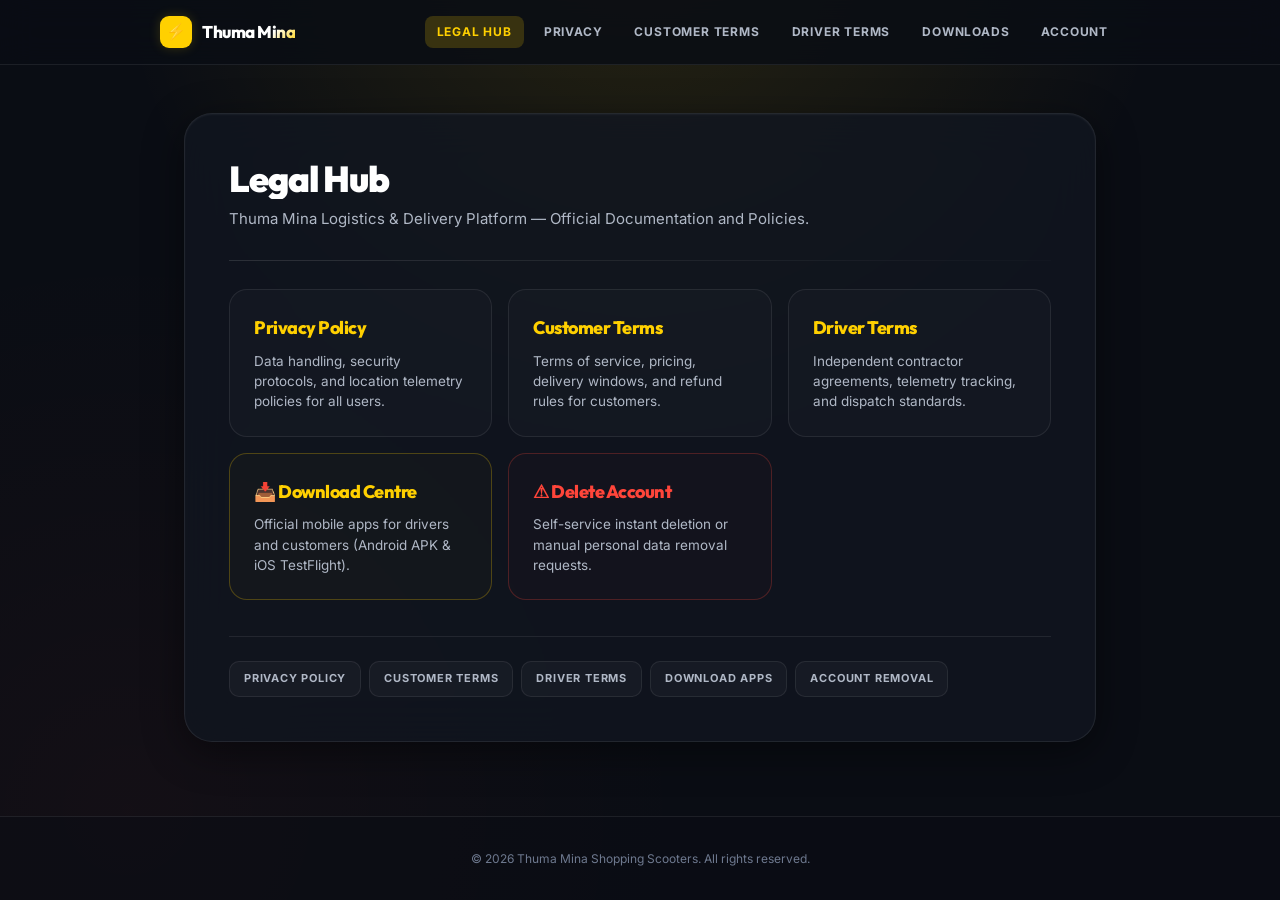
<file: legal/index.html>
<!DOCTYPE html>
<html lang="en">
<head>
    <meta charset="UTF-8">
    <meta name="viewport" content="width=device-width, initial-scale=1.0">
    <title>Legal Hub | Thuma Mina</title>
    <link rel="stylesheet" href="../assets/styles.css">
    <link rel="preconnect" href="https://fonts.googleapis.com">
    <link rel="preconnect" href="https://fonts.gstatic.com" crossorigin>
    <link href="https://fonts.googleapis.com/css2?family=Outfit:wght@400;600;700;800;900&family=Inter:wght@400;500;600;700;800&display=swap" rel="stylesheet">
</head>
<body>
    <header class="site-header">
        <div class="header-inner">
            <a href="index.html" class="brand-link">
                <span class="brand-icon">&#9889;</span>
                <span class="brand-title">Thuma Mina</span>
            </a>
            <nav class="header-nav">
                <a href="index.html" class="active">Legal Hub</a>
                <a href="privacy.html">Privacy</a>
                <a href="customer-terms.html">Customer Terms</a>
                <a href="driver-terms.html">Driver Terms</a>
                <a href="downloads/applications.html">Downloads</a>
                <a href="delete-account.html">Account</a>
            </nav>
        </div>
    </header>

    <div class="container">
        <div class="policy-card">
            <h1>Legal Hub</h1>
            <p style="color: var(--text-secondary); margin-top: 8px;">
                Thuma Mina Logistics & Delivery Platform &mdash; Official Documentation and Policies.
            </p>
            
            <div class="divider"></div>

            <div class="home-grid">
                <a href="privacy.html" class="home-card">
                    <h2>Privacy Policy</h2>
                    <p>Data handling, security protocols, and location telemetry policies for all users.</p>
                </a>
                <a href="customer-terms.html" class="home-card">
                    <h2>Customer Terms</h2>
                    <p>Terms of service, pricing, delivery windows, and refund rules for customers.</p>
                </a>
                <a href="driver-terms.html" class="home-card">
                    <h2>Driver Terms</h2>
                    <p>Independent contractor agreements, telemetry tracking, and dispatch standards.</p>
                </a>
                <a href="downloads/applications.html" class="home-card" style="border-color: rgba(255, 208, 0, 0.25); background: rgba(255, 208, 0, 0.02);">
                    <h2 style="color: var(--primary-yellow);">&#128229; Download Centre</h2>
                    <p>Official mobile apps for drivers and customers (Android APK &amp; iOS TestFlight).</p>
                </a>
                <a href="delete-account.html" class="home-card" style="border-color: rgba(255, 69, 58, 0.25); background: rgba(255, 69, 58, 0.02);">
                    <h2 style="color: var(--alert-red);">&#9888; Delete Account</h2>
                    <p>Self-service instant deletion or manual personal data removal requests.</p>
                </a>
            </div>

            <div class="nav-links">
                <a href="privacy.html">Privacy Policy</a>
                <a href="customer-terms.html">Customer Terms</a>
                <a href="driver-terms.html">Driver Terms</a>
                <a href="downloads/applications.html">Download Apps</a>
                <a href="delete-account.html">Account Removal</a>
            </div>
        </div>
    </div>

    <footer>
        &copy; 2026 Thuma Mina Shopping Scooters. All rights reserved.
    </footer>
</body>
</html>
</file>
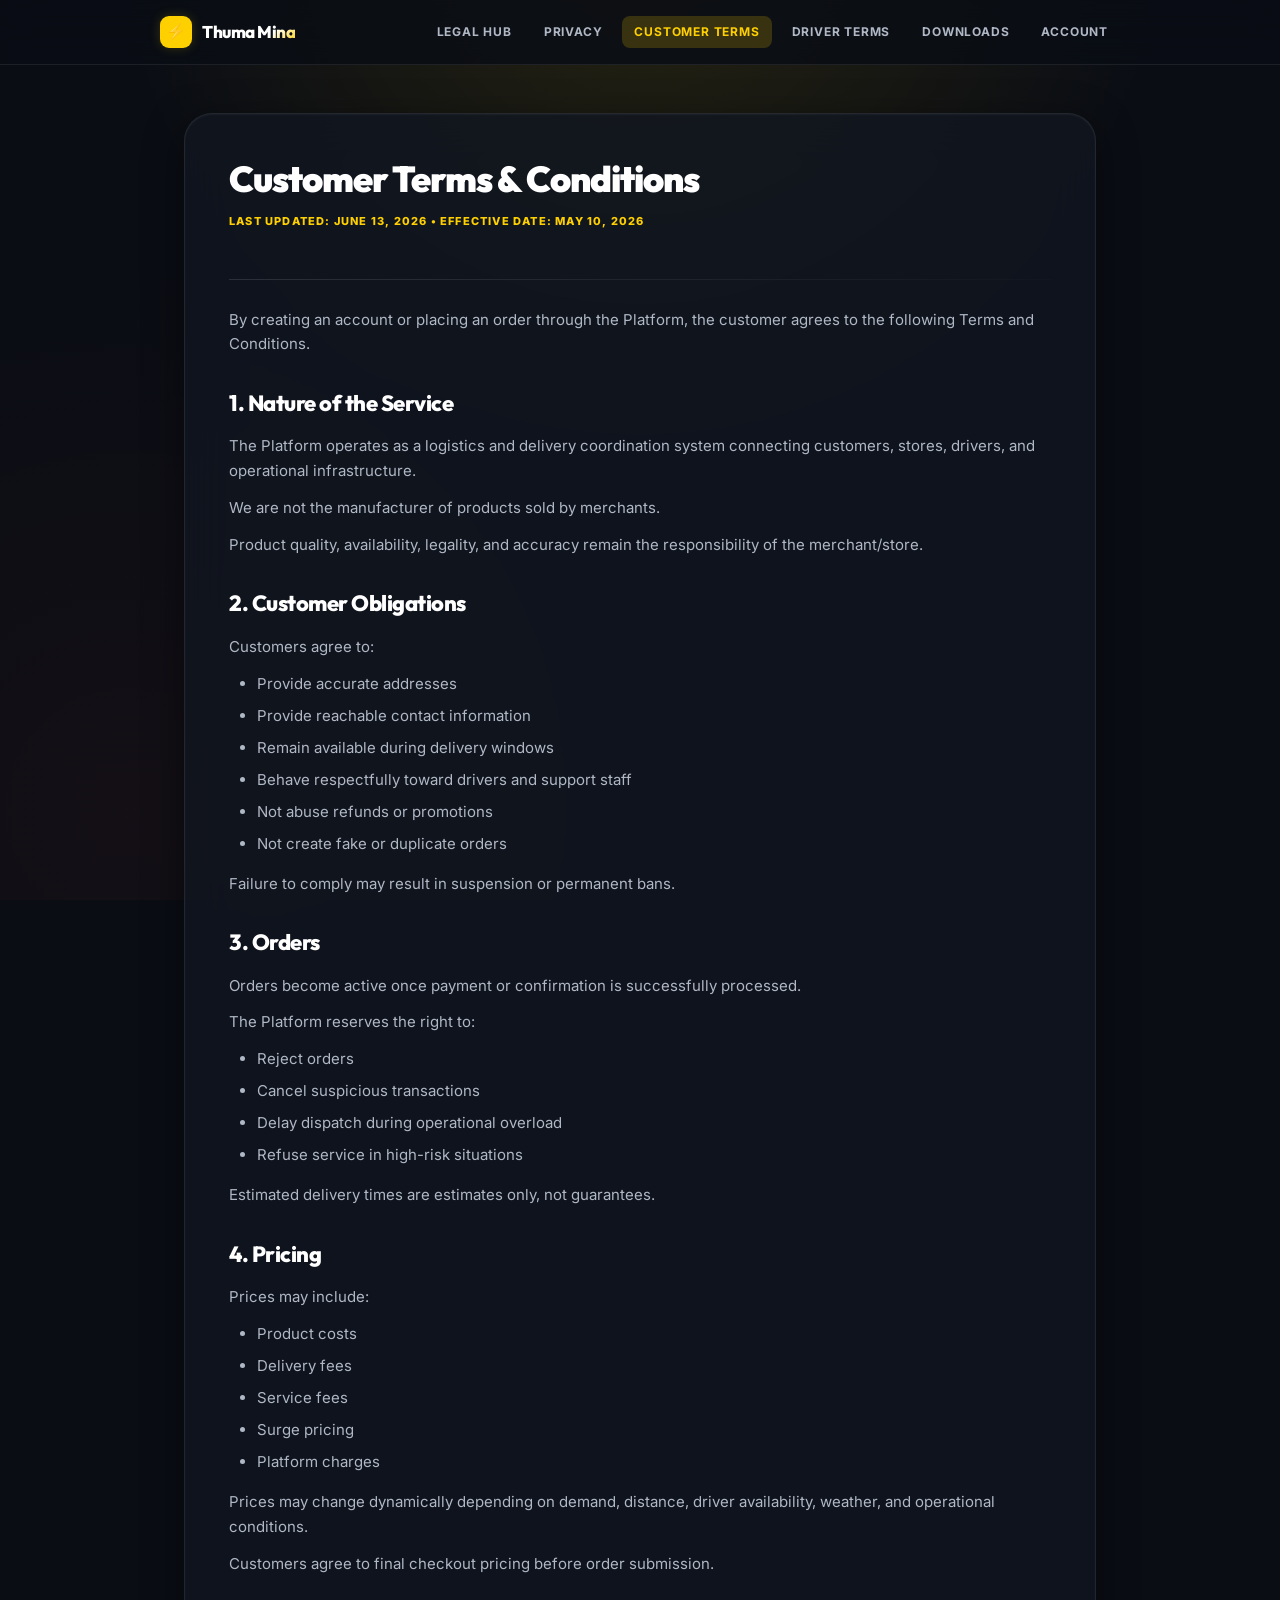
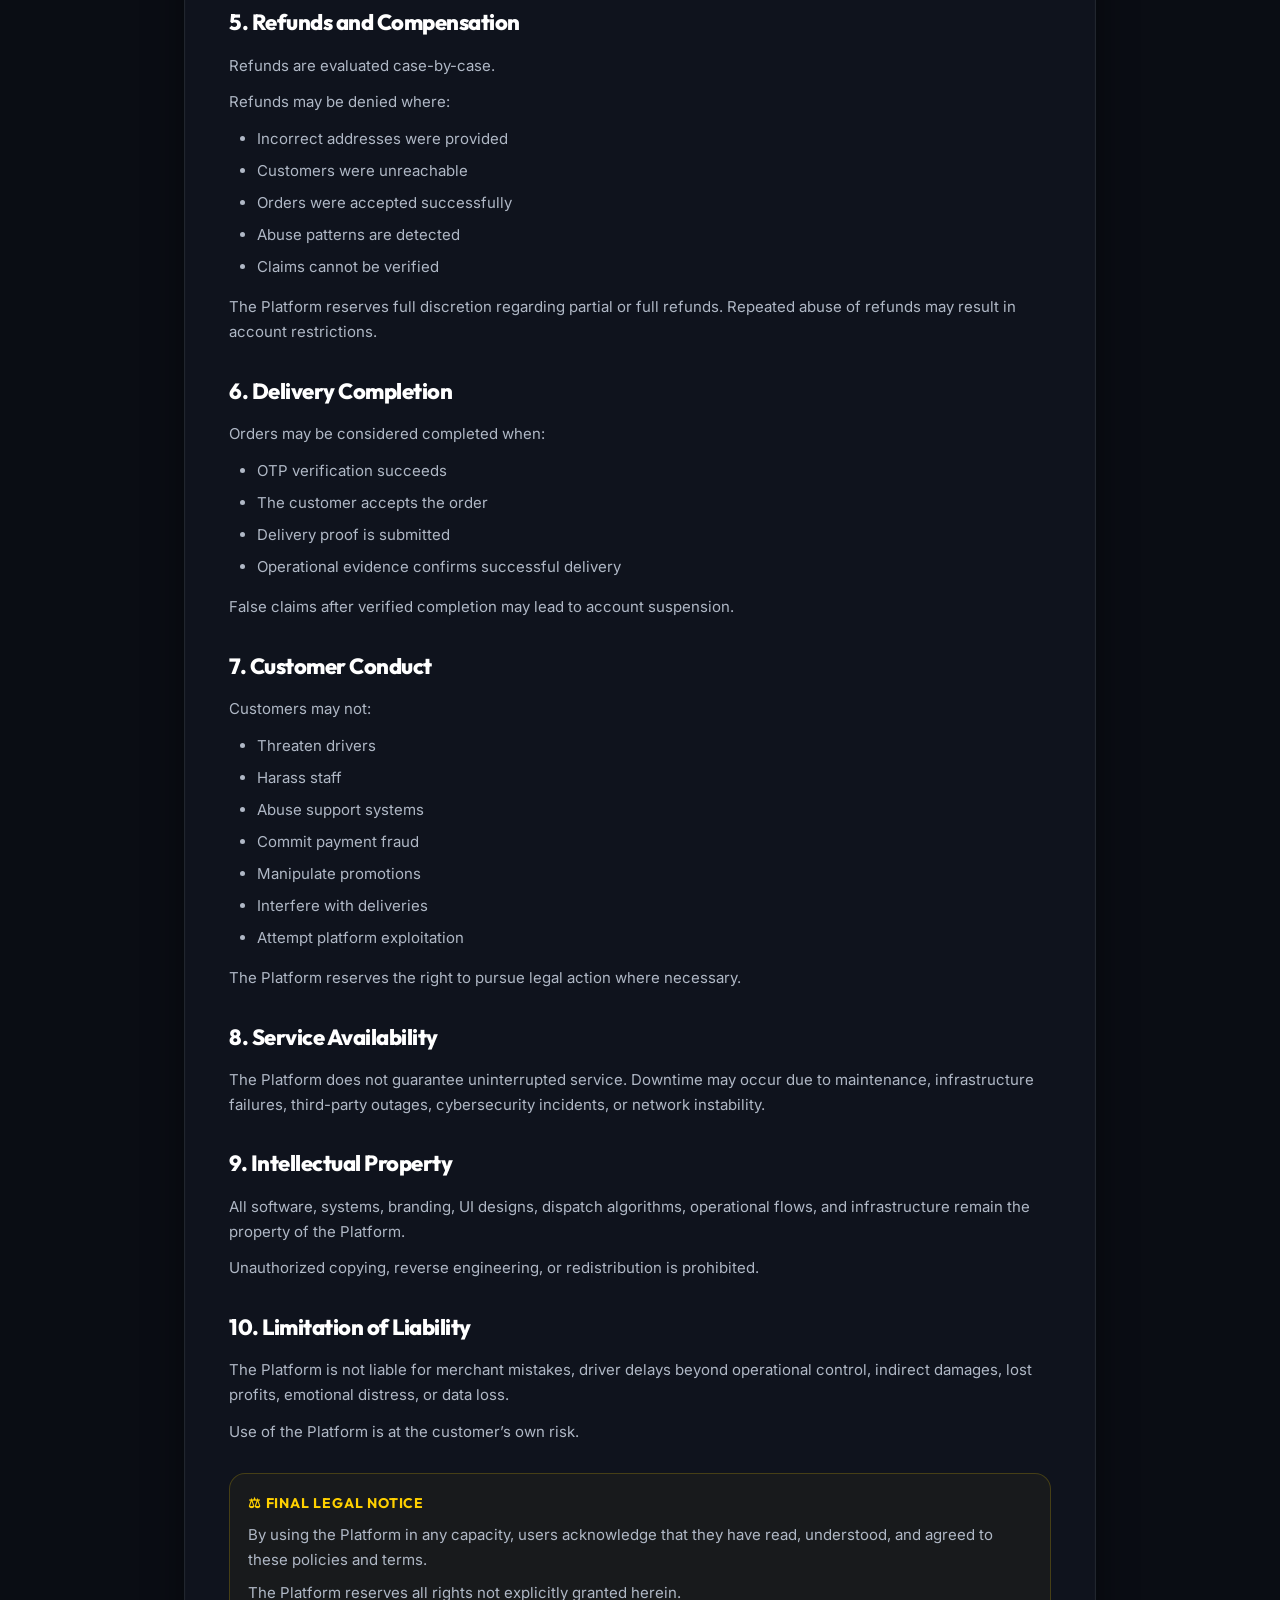
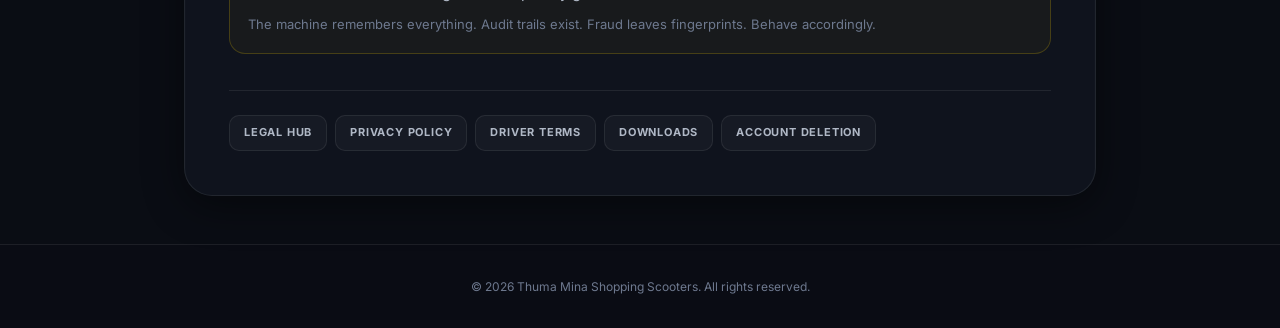
<file: legal/customer-terms.html>
<!DOCTYPE html>
<html lang="en">
<head>
    <meta charset="UTF-8">
    <meta name="viewport" content="width=device-width, initial-scale=1.0">
    <title>Customer Terms | Thuma Mina</title>
    <link rel="stylesheet" href="../assets/styles.css">
    <link rel="preconnect" href="https://fonts.googleapis.com">
    <link rel="preconnect" href="https://fonts.gstatic.com" crossorigin>
    <link href="https://fonts.googleapis.com/css2?family=Outfit:wght@400;600;700;800;900&family=Inter:wght@400;500;600;700;800&display=swap" rel="stylesheet">
</head>
<body>
    <header class="site-header">
        <div class="header-inner">
            <a href="index.html" class="brand-link">
                <span class="brand-icon">&#9889;</span>
                <span class="brand-title">Thuma Mina</span>
            </a>
            <nav class="header-nav">
                <a href="index.html">Legal Hub</a>
                <a href="privacy.html">Privacy</a>
                <a href="customer-terms.html" class="active">Customer Terms</a>
                <a href="driver-terms.html">Driver Terms</a>
                <a href="downloads/applications.html">Downloads</a>
                <a href="delete-account.html">Account</a>
            </nav>
        </div>
    </header>

    <div class="container">
        <div class="policy-card">
            <h1>Customer Terms &amp; Conditions</h1>
            <p class="last-updated">Last Updated: June 13, 2026 &bull; Effective Date: May 10, 2026</p>
            
            <div class="divider"></div>

            <div class="content" id="policy-content">
                <p>
                    By creating an account or placing an order through the Platform, the customer agrees to the following Terms and Conditions.
                </p>

                <h2>1. Nature of the Service</h2>
                <p>The Platform operates as a logistics and delivery coordination system connecting customers, stores, drivers, and operational infrastructure.</p>
                <p>We are not the manufacturer of products sold by merchants.</p>
                <p>Product quality, availability, legality, and accuracy remain the responsibility of the merchant/store.</p>

                <h2>2. Customer Obligations</h2>
                <p>Customers agree to:</p>
                <ul>
                    <li>Provide accurate addresses</li>
                    <li>Provide reachable contact information</li>
                    <li>Remain available during delivery windows</li>
                    <li>Behave respectfully toward drivers and support staff</li>
                    <li>Not abuse refunds or promotions</li>
                    <li>Not create fake or duplicate orders</li>
                </ul>
                <p>Failure to comply may result in suspension or permanent bans.</p>

                <h2>3. Orders</h2>
                <p>Orders become active once payment or confirmation is successfully processed.</p>
                <p>The Platform reserves the right to:</p>
                <ul>
                    <li>Reject orders</li>
                    <li>Cancel suspicious transactions</li>
                    <li>Delay dispatch during operational overload</li>
                    <li>Refuse service in high-risk situations</li>
                </ul>
                <p>Estimated delivery times are estimates only, not guarantees.</p>

                <h2>4. Pricing</h2>
                <p>Prices may include:</p>
                <ul>
                    <li>Product costs</li>
                    <li>Delivery fees</li>
                    <li>Service fees</li>
                    <li>Surge pricing</li>
                    <li>Platform charges</li>
                </ul>
                <p>Prices may change dynamically depending on demand, distance, driver availability, weather, and operational conditions.</p>
                <p>Customers agree to final checkout pricing before order submission.</p>

                <h2>5. Refunds and Compensation</h2>
                <p>Refunds are evaluated case-by-case.</p>
                <p>Refunds may be denied where:</p>
                <ul>
                    <li>Incorrect addresses were provided</li>
                    <li>Customers were unreachable</li>
                    <li>Orders were accepted successfully</li>
                    <li>Abuse patterns are detected</li>
                    <li>Claims cannot be verified</li>
                </ul>
                <p>The Platform reserves full discretion regarding partial or full refunds. Repeated abuse of refunds may result in account restrictions.</p>

                <h2>6. Delivery Completion</h2>
                <p>Orders may be considered completed when:</p>
                <ul>
                    <li>OTP verification succeeds</li>
                    <li>The customer accepts the order</li>
                    <li>Delivery proof is submitted</li>
                    <li>Operational evidence confirms successful delivery</li>
                </ul>
                <p>False claims after verified completion may lead to account suspension.</p>

                <h2>7. Customer Conduct</h2>
                <p>Customers may not:</p>
                <ul>
                    <li>Threaten drivers</li>
                    <li>Harass staff</li>
                    <li>Abuse support systems</li>
                    <li>Commit payment fraud</li>
                    <li>Manipulate promotions</li>
                    <li>Interfere with deliveries</li>
                    <li>Attempt platform exploitation</li>
                </ul>
                <p>The Platform reserves the right to pursue legal action where necessary.</p>

                <h2>8. Service Availability</h2>
                <p>The Platform does not guarantee uninterrupted service. Downtime may occur due to maintenance, infrastructure failures, third-party outages, cybersecurity incidents, or network instability.</p>

                <h2>9. Intellectual Property</h2>
                <p>All software, systems, branding, UI designs, dispatch algorithms, operational flows, and infrastructure remain the property of the Platform.</p>
                <p>Unauthorized copying, reverse engineering, or redistribution is prohibited.</p>

                <h2>10. Limitation of Liability</h2>
                <p>The Platform is not liable for merchant mistakes, driver delays beyond operational control, indirect damages, lost profits, emotional distress, or data loss.</p>
                <p>Use of the Platform is at the customer&rsquo;s own risk.</p>

                <div class="warning-box" style="background-color: rgba(255, 208, 0, 0.04); border-color: rgba(255, 208, 0, 0.2); margin-top: 28px;">
                    <h3 style="color: var(--primary-yellow);">&#9878; Final Legal Notice</h3>
                    <p style="margin-bottom: 8px;">By using the Platform in any capacity, users acknowledge that they have read, understood, and agreed to these policies and terms.</p>
                    <p style="margin-bottom: 8px;">The Platform reserves all rights not explicitly granted herein.</p>
                    <p style="margin-bottom: 0; color: var(--text-muted); font-size: 13px;">The machine remembers everything. Audit trails exist. Fraud leaves fingerprints. Behave accordingly.</p>
                </div>
            </div>

            <div class="nav-links">
                <a href="index.html">Legal Hub</a>
                <a href="privacy.html">Privacy Policy</a>
                <a href="driver-terms.html">Driver Terms</a>
                <a href="downloads/applications.html">Downloads</a>
                <a href="delete-account.html">Account Deletion</a>
            </div>
        </div>
    </div>

    <footer>
        &copy; 2026 Thuma Mina Shopping Scooters. All rights reserved.
    </footer>
</body>
</html>
</file>
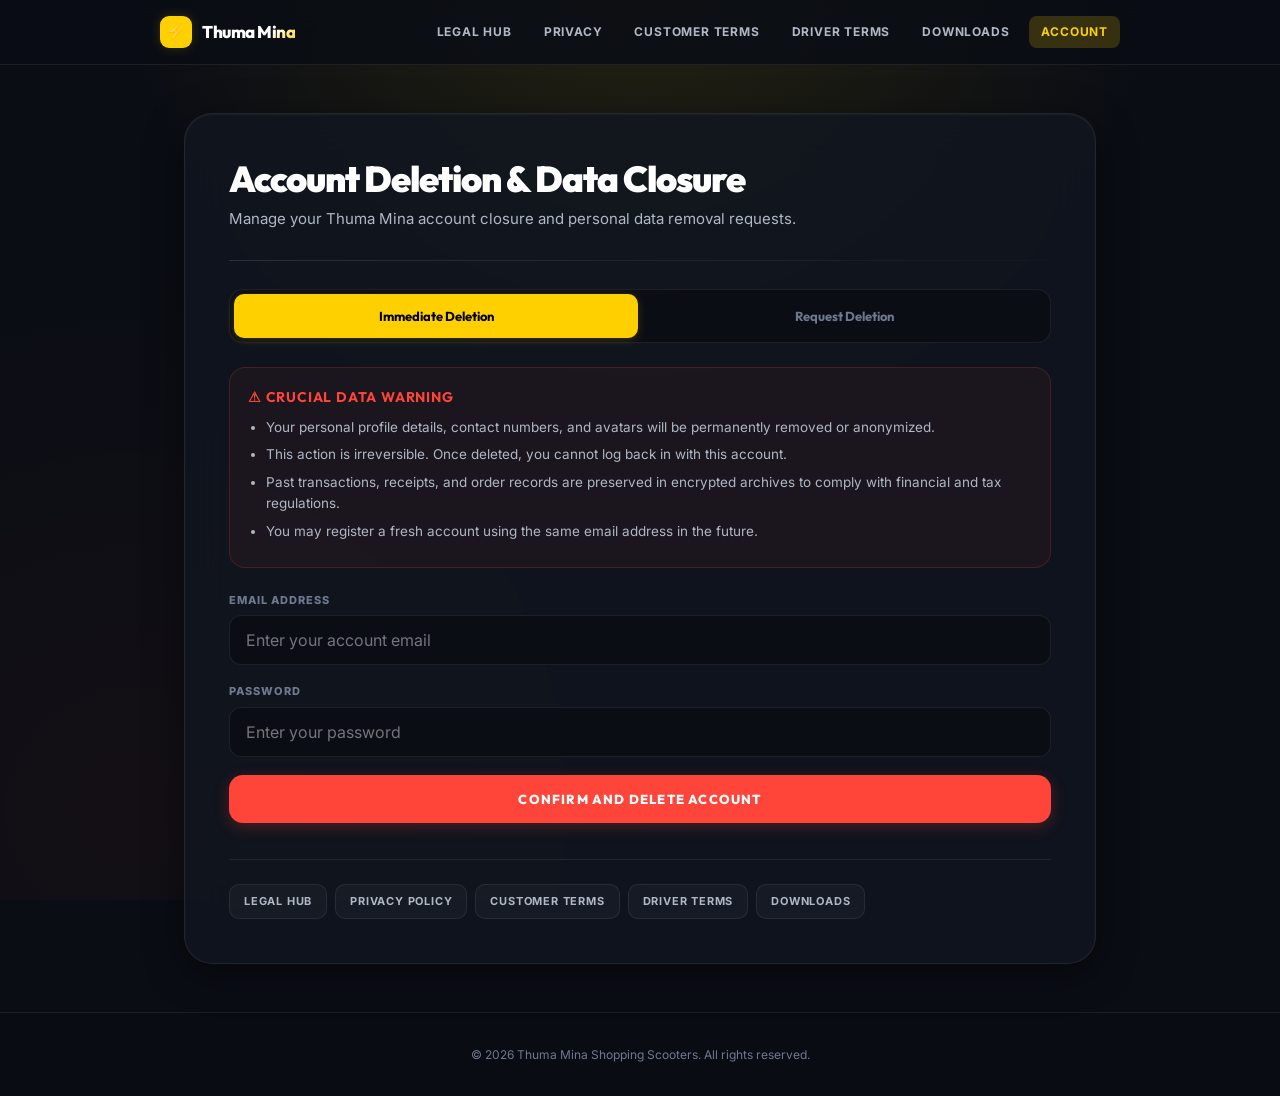
<file: legal/delete-account.html>
<!DOCTYPE html>
<html lang="en">
<head>
    <meta charset="UTF-8">
    <meta name="viewport" content="width=device-width, initial-scale=1.0">
    <title>Delete Account | Thuma Mina</title>
    <link rel="stylesheet" href="../assets/styles.css">
    <link rel="preconnect" href="https://fonts.googleapis.com">
    <link rel="preconnect" href="https://fonts.gstatic.com" crossorigin>
    <link href="https://fonts.googleapis.com/css2?family=Outfit:wght@400;600;700;800;900&family=Inter:wght@400;500;600;700;800&display=swap" rel="stylesheet">
</head>
<body>
    <header class="site-header">
        <div class="header-inner">
            <a href="index.html" class="brand-link">
                <span class="brand-icon">&#9889;</span>
                <span class="brand-title">Thuma Mina</span>
            </a>
            <nav class="header-nav">
                <a href="index.html">Legal Hub</a>
                <a href="privacy.html">Privacy</a>
                <a href="customer-terms.html">Customer Terms</a>
                <a href="driver-terms.html">Driver Terms</a>
                <a href="downloads/applications.html">Downloads</a>
                <a href="delete-account.html" class="active">Account</a>
            </nav>
        </div>
    </header>

    <div class="container">
        <div class="policy-card">
            <h1>Account Deletion &amp; Data Closure</h1>
            <p style="color: var(--text-secondary); margin-bottom: 20px;">
                Manage your Thuma Mina account closure and personal data removal requests.
            </p>
            
            <div class="divider"></div>

            <div class="tabs">
                <button class="tab-btn active" onclick="switchTab('immediate')">Immediate Deletion</button>
                <button class="tab-btn" onclick="switchTab('request')">Request Deletion</button>
            </div>

            <!-- Tab 1: Immediate Self-Service Deletion -->
            <div id="immediate-tab" class="tab-content active">
                <div class="warning-box">
                    <h3>&#9888; Crucial Data Warning</h3>
                    <ul>
                        <li>Your personal profile details, contact numbers, and avatars will be permanently removed or anonymized.</li>
                        <li>This action is irreversible. Once deleted, you cannot log back in with this account.</li>
                        <li>Past transactions, receipts, and order records are preserved in encrypted archives to comply with financial and tax regulations.</li>
                        <li>You may register a fresh account using the same email address in the future.</li>
                    </ul>
                </div>

                <form id="immediate-form" onsubmit="handleImmediateDeletion(event)">
                    <div class="form-group">
                        <label for="imm-email">Email Address</label>
                        <input type="email" id="imm-email" required placeholder="Enter your account email" autocomplete="email">
                    </div>
                    <div class="form-group">
                        <label for="imm-password">Password</label>
                        <input type="password" id="imm-password" required placeholder="Enter your password" autocomplete="current-password">
                    </div>
                    <button type="submit" id="imm-submit-btn" class="btn-delete">Confirm and Delete Account</button>
                </form>
            </div>

            <!-- Tab 2: Manual Deletion Request -->
            <div id="request-tab" class="tab-content">
                <div class="warning-box" style="background-color: rgba(255, 208, 0, 0.04); border-color: rgba(255, 208, 0, 0.2);">
                    <h3 style="color: var(--primary-yellow);">&#128272; Google / Apple / Phone Sign-in Users</h3>
                    <p style="color: var(--text-secondary); font-size: 13.5px; line-height: 1.5; margin: 0;">
                        If you signed up using Google, Apple ID, or phone OTP without a password, submit a deletion request below. 
                        Our compliance team will verify identity and permanently close your account within 48 hours.
                    </p>
                </div>

                <form id="request-form" onsubmit="handleDeletionRequest(event)">
                    <div class="form-group">
                        <label for="req-type">Account Type</label>
                        <select id="req-type" required>
                            <option value="customer">Customer Account</option>
                            <option value="driver">Driver Account</option>
                        </select>
                    </div>
                    <div class="form-group">
                        <label for="req-name">Full Name</label>
                        <input type="text" id="req-name" required placeholder="Enter your full legal name" autocomplete="name">
                    </div>
                    <div class="form-group">
                        <label for="req-email">Email Address</label>
                        <input type="email" id="req-email" required placeholder="Enter your registered email" autocomplete="email">
                    </div>
                    <div class="form-group">
                        <label for="req-phone">Phone Number</label>
                        <input type="text" id="req-phone" required placeholder="Enter your phone number (e.g. +27...)" autocomplete="tel">
                    </div>
                    <div class="form-group">
                        <label for="req-reason">Reason for Account Closure (Optional)</label>
                        <textarea id="req-reason" placeholder="Please let us know why you are leaving or how we can improve..."></textarea>
                    </div>
                    <button type="submit" id="req-submit-btn" class="btn-delete" style="background-color: var(--primary-yellow); color: #000; box-shadow: 0 4px 15px var(--primary-yellow-glow);">Submit Deletion Request</button>
                </form>
            </div>

            <div id="status-box" class="status-message"></div>

            <div class="nav-links">
                <a href="index.html">Legal Hub</a>
                <a href="privacy.html">Privacy Policy</a>
                <a href="customer-terms.html">Customer Terms</a>
                <a href="driver-terms.html">Driver Terms</a>
                <a href="downloads/applications.html">Downloads</a>
            </div>
        </div>
    </div>

    <footer>
        &copy; 2026 Thuma Mina Shopping Scooters. All rights reserved.
    </footer>

    <script>
        function switchTab(tabId) {
            const btns = document.querySelectorAll('.tab-btn');
            btns.forEach(btn => btn.classList.remove('active'));
            document.querySelectorAll('.tab-content').forEach(content => content.classList.remove('active'));
            
            if (tabId === 'immediate') {
                btns[0].classList.add('active');
            } else {
                btns[1].classList.add('active');
            }
            
            document.getElementById(tabId + '-tab').classList.add('active');
            
            // Clear status message
            const statusBox = document.getElementById('status-box');
            statusBox.style.display = 'none';
        }

        async function handleImmediateDeletion(e) {
            e.preventDefault();
            
            const email = document.getElementById('imm-email').value;
            const password = document.getElementById('imm-password').value;
            const submitBtn = document.getElementById('imm-submit-btn');
            const statusBox = document.getElementById('status-box');

            statusBox.className = 'status-message';
            statusBox.style.display = 'none';
            submitBtn.disabled = true;
            submitBtn.textContent = 'Processing Account Deletion...';

            try {
                const response = await fetch('https://africa-south1-thuma-mina-ea59e.cloudfunctions.net/requestAccountDeletion', {
                    method: 'POST',
                    headers: {
                        'Content-Type': 'application/json'
                    },
                    body: JSON.stringify({
                        data: { email, password }
                    })
                });

                const resData = await response.json();

                if (resData.error) {
                    throw new Error(resData.error.message || 'Verification failed. Please check your credentials.');
                }

                if (resData.result && resData.result.success) {
                    statusBox.className = 'status-message success';
                    statusBox.textContent = 'Your account has been deleted successfully. All credentials and profile data have been closed.';
                    document.getElementById('immediate-form').reset();
                } else {
                    throw new Error('Failed to delete account. Please try again.');
                }
            } catch (error) {
                statusBox.className = 'status-message error';
                statusBox.textContent = error.message;
            } finally {
                submitBtn.disabled = false;
                submitBtn.textContent = 'Confirm and Delete Account';
            }
        }

        async function handleDeletionRequest(e) {
            e.preventDefault();

            const accountType = document.getElementById('req-type').value;
            const fullName = document.getElementById('req-name').value;
            const email = document.getElementById('req-email').value;
            const phone = document.getElementById('req-phone').value;
            const reason = document.getElementById('req-reason').value;
            const submitBtn = document.getElementById('req-submit-btn');
            const statusBox = document.getElementById('status-box');

            statusBox.className = 'status-message';
            statusBox.style.display = 'none';
            submitBtn.disabled = true;
            submitBtn.textContent = 'Submitting Request...';

            try {
                // Submit to Firestore collection via REST API
                const url = 'https://firestore.googleapis.com/v1/projects/thuma-mina-ea59e/databases/(default)/documents/deletion_requests';
                const payload = {
                    fields: {
                        account_type: { stringValue: accountType },
                        full_name: { stringValue: fullName },
                        email: { stringValue: email },
                        phone_number: { stringValue: phone },
                        reason: { stringValue: reason },
                        created_at: { timestampValue: new Date().toISOString() }
                    }
                };

                const response = await fetch(url, {
                    method: 'POST',
                    headers: {
                        'Content-Type': 'application/json'
                    },
                    body: JSON.stringify(payload)
                });

                if (!response.ok) {
                    throw new Error('Failed to submit request. Please try again later.');
                }

                statusBox.className = 'status-message success';
                statusBox.textContent = 'Your account deletion request has been submitted. Our compliance team will process it within 48 hours.';
                document.getElementById('request-form').reset();
            } catch (error) {
                statusBox.className = 'status-message error';
                statusBox.textContent = error.message;
            } finally {
                submitBtn.disabled = false;
                submitBtn.textContent = 'Submit Deletion Request';
            }
        }
    </script>
</body>
</html>
</file>
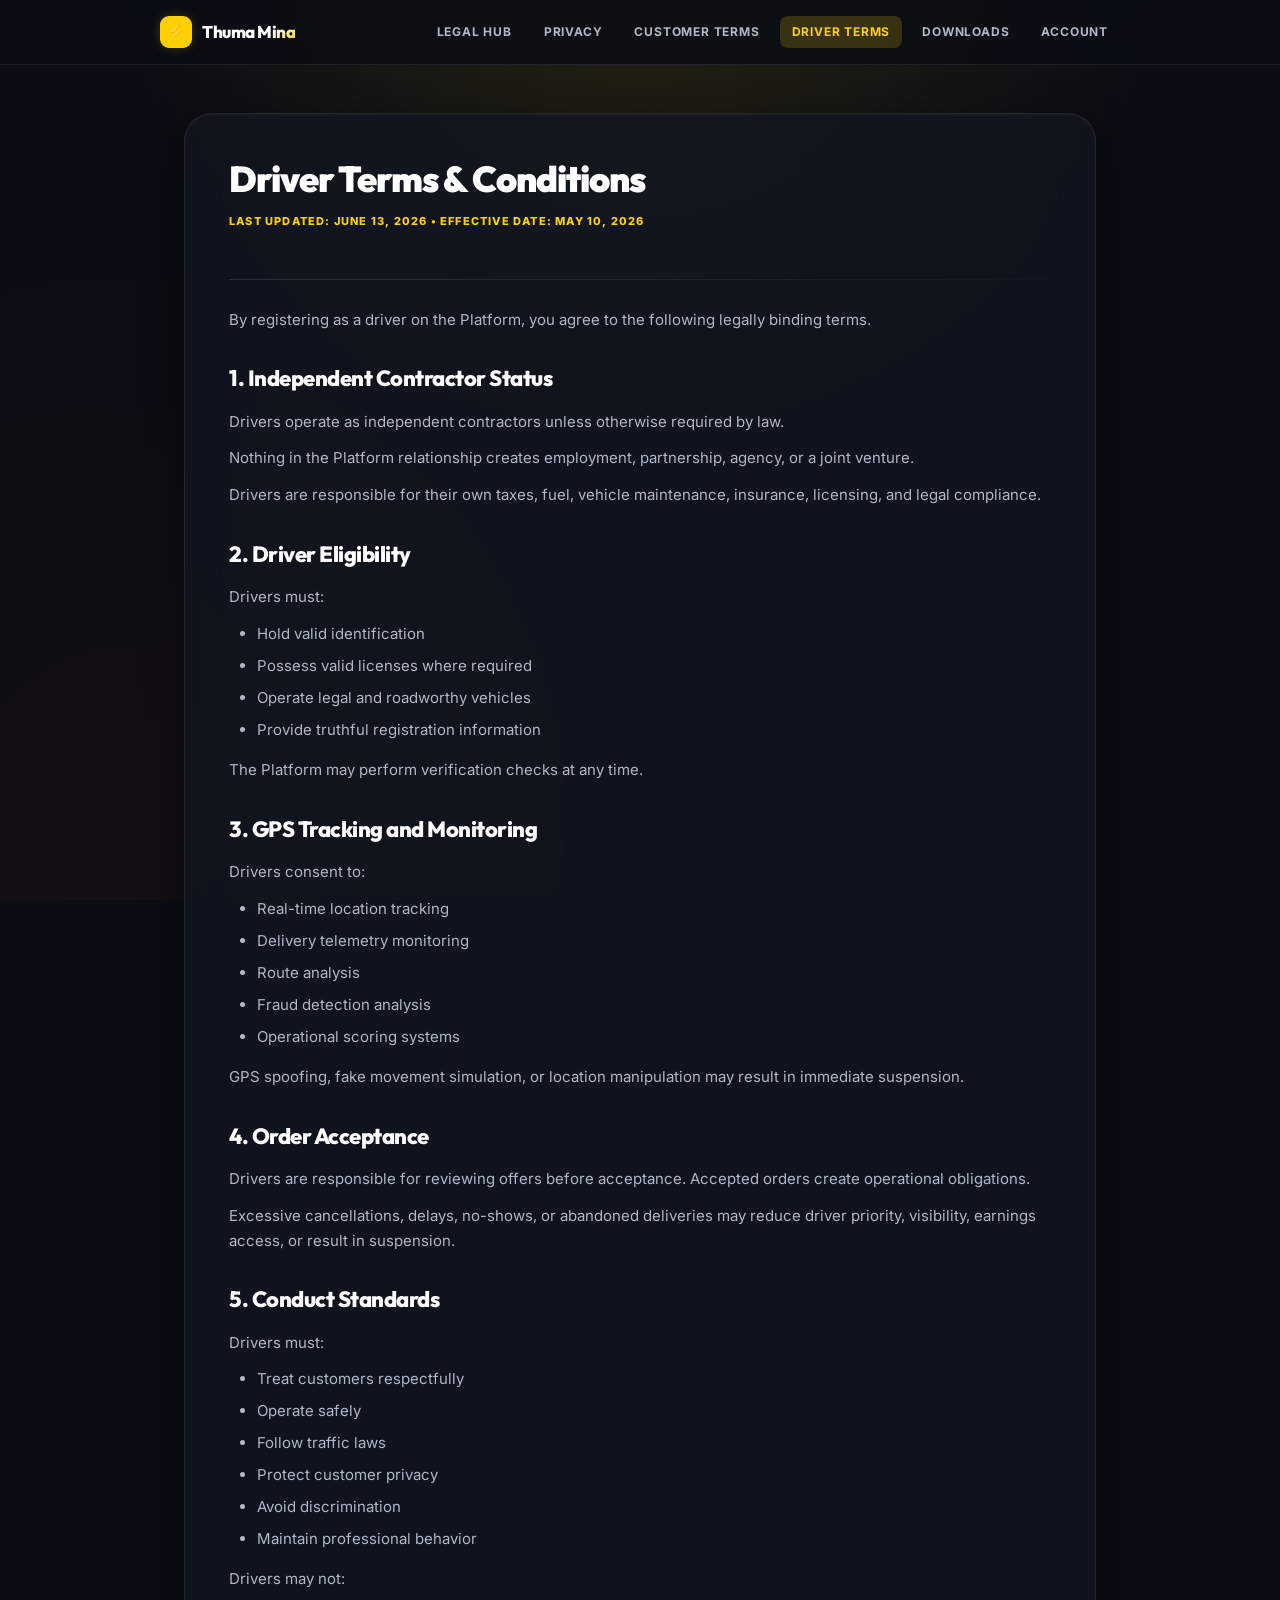
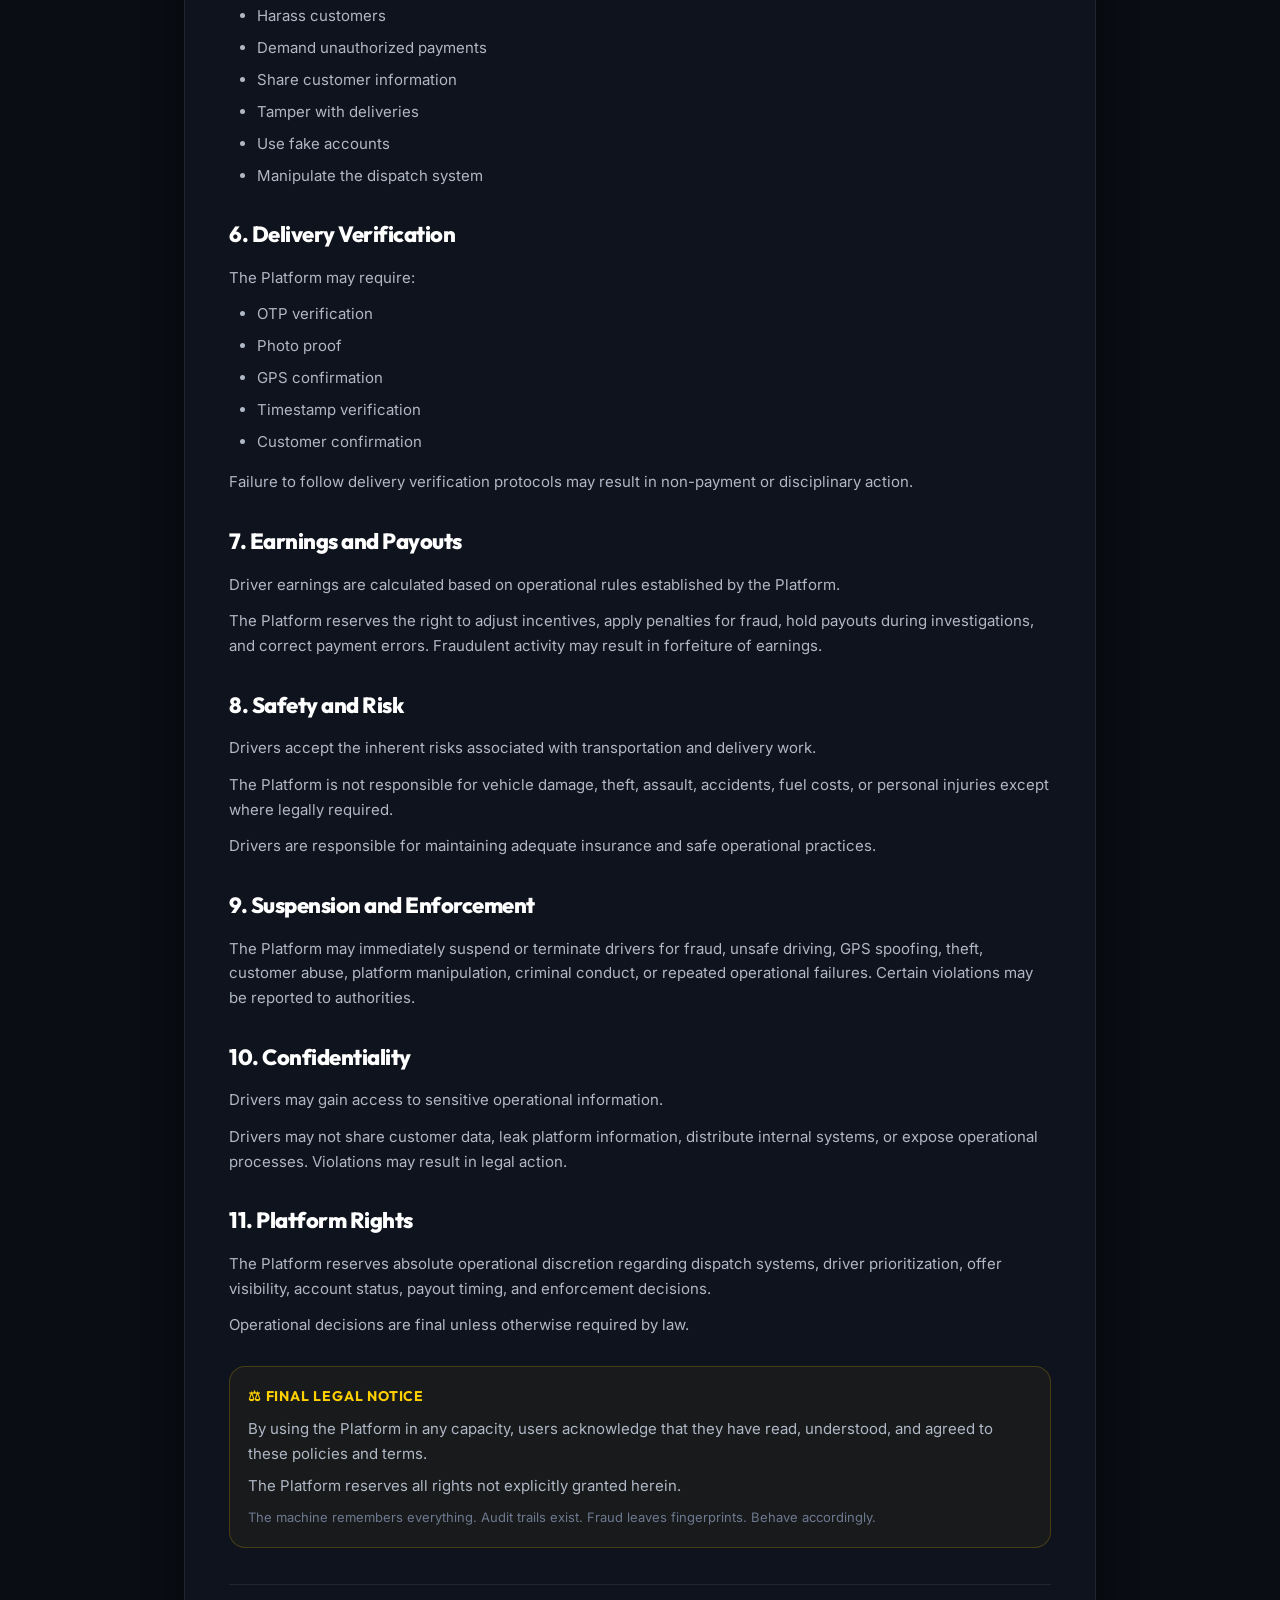
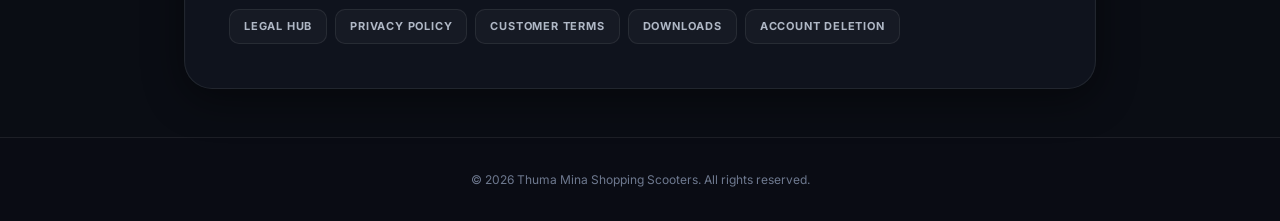
<file: legal/driver-terms.html>
<!DOCTYPE html>
<html lang="en">
<head>
    <meta charset="UTF-8">
    <meta name="viewport" content="width=device-width, initial-scale=1.0">
    <title>Driver Terms | Thuma Mina</title>
    <link rel="stylesheet" href="../assets/styles.css">
    <link rel="preconnect" href="https://fonts.googleapis.com">
    <link rel="preconnect" href="https://fonts.gstatic.com" crossorigin>
    <link href="https://fonts.googleapis.com/css2?family=Outfit:wght@400;600;700;800;900&family=Inter:wght@400;500;600;700;800&display=swap" rel="stylesheet">
</head>
<body>
    <header class="site-header">
        <div class="header-inner">
            <a href="index.html" class="brand-link">
                <span class="brand-icon">&#9889;</span>
                <span class="brand-title">Thuma Mina</span>
            </a>
            <nav class="header-nav">
                <a href="index.html">Legal Hub</a>
                <a href="privacy.html">Privacy</a>
                <a href="customer-terms.html">Customer Terms</a>
                <a href="driver-terms.html" class="active">Driver Terms</a>
                <a href="downloads/applications.html">Downloads</a>
                <a href="delete-account.html">Account</a>
            </nav>
        </div>
    </header>

    <div class="container">
        <div class="policy-card">
            <h1>Driver Terms &amp; Conditions</h1>
            <p class="last-updated">Last Updated: June 13, 2026 &bull; Effective Date: May 10, 2026</p>
            
            <div class="divider"></div>

            <div class="content" id="policy-content">
                <p>
                    By registering as a driver on the Platform, you agree to the following legally binding terms.
                </p>

                <h2>1. Independent Contractor Status</h2>
                <p>Drivers operate as independent contractors unless otherwise required by law.</p>
                <p>Nothing in the Platform relationship creates employment, partnership, agency, or a joint venture.</p>
                <p>Drivers are responsible for their own taxes, fuel, vehicle maintenance, insurance, licensing, and legal compliance.</p>

                <h2>2. Driver Eligibility</h2>
                <p>Drivers must:</p>
                <ul>
                    <li>Hold valid identification</li>
                    <li>Possess valid licenses where required</li>
                    <li>Operate legal and roadworthy vehicles</li>
                    <li>Provide truthful registration information</li>
                </ul>
                <p>The Platform may perform verification checks at any time.</p>

                <h2>3. GPS Tracking and Monitoring</h2>
                <p>Drivers consent to:</p>
                <ul>
                    <li>Real-time location tracking</li>
                    <li>Delivery telemetry monitoring</li>
                    <li>Route analysis</li>
                    <li>Fraud detection analysis</li>
                    <li>Operational scoring systems</li>
                </ul>
                <p>GPS spoofing, fake movement simulation, or location manipulation may result in immediate suspension.</p>

                <h2>4. Order Acceptance</h2>
                <p>Drivers are responsible for reviewing offers before acceptance. Accepted orders create operational obligations.</p>
                <p>Excessive cancellations, delays, no-shows, or abandoned deliveries may reduce driver priority, visibility, earnings access, or result in suspension.</p>

                <h2>5. Conduct Standards</h2>
                <p>Drivers must:</p>
                <ul>
                    <li>Treat customers respectfully</li>
                    <li>Operate safely</li>
                    <li>Follow traffic laws</li>
                    <li>Protect customer privacy</li>
                    <li>Avoid discrimination</li>
                    <li>Maintain professional behavior</li>
                </ul>
                <p>Drivers may not:</p>
                <ul>
                    <li>Harass customers</li>
                    <li>Demand unauthorized payments</li>
                    <li>Share customer information</li>
                    <li>Tamper with deliveries</li>
                    <li>Use fake accounts</li>
                    <li>Manipulate the dispatch system</li>
                </ul>

                <h2>6. Delivery Verification</h2>
                <p>The Platform may require:</p>
                <ul>
                    <li>OTP verification</li>
                    <li>Photo proof</li>
                    <li>GPS confirmation</li>
                    <li>Timestamp verification</li>
                    <li>Customer confirmation</li>
                </ul>
                <p>Failure to follow delivery verification protocols may result in non-payment or disciplinary action.</p>

                <h2>7. Earnings and Payouts</h2>
                <p>Driver earnings are calculated based on operational rules established by the Platform.</p>
                <p>The Platform reserves the right to adjust incentives, apply penalties for fraud, hold payouts during investigations, and correct payment errors. Fraudulent activity may result in forfeiture of earnings.</p>

                <h2>8. Safety and Risk</h2>
                <p>Drivers accept the inherent risks associated with transportation and delivery work.</p>
                <p>The Platform is not responsible for vehicle damage, theft, assault, accidents, fuel costs, or personal injuries except where legally required.</p>
                <p>Drivers are responsible for maintaining adequate insurance and safe operational practices.</p>

                <h2>9. Suspension and Enforcement</h2>
                <p>The Platform may immediately suspend or terminate drivers for fraud, unsafe driving, GPS spoofing, theft, customer abuse, platform manipulation, criminal conduct, or repeated operational failures. Certain violations may be reported to authorities.</p>

                <h2>10. Confidentiality</h2>
                <p>Drivers may gain access to sensitive operational information.</p>
                <p>Drivers may not share customer data, leak platform information, distribute internal systems, or expose operational processes. Violations may result in legal action.</p>

                <h2>11. Platform Rights</h2>
                <p>The Platform reserves absolute operational discretion regarding dispatch systems, driver prioritization, offer visibility, account status, payout timing, and enforcement decisions.</p>
                <p>Operational decisions are final unless otherwise required by law.</p>

                <div class="warning-box" style="background-color: rgba(255, 208, 0, 0.04); border-color: rgba(255, 208, 0, 0.2); margin-top: 28px;">
                    <h3 style="color: var(--primary-yellow);">&#9878; Final Legal Notice</h3>
                    <p style="margin-bottom: 8px;">By using the Platform in any capacity, users acknowledge that they have read, understood, and agreed to these policies and terms.</p>
                    <p style="margin-bottom: 8px;">The Platform reserves all rights not explicitly granted herein.</p>
                    <p style="margin-bottom: 0; color: var(--text-muted); font-size: 13px;">The machine remembers everything. Audit trails exist. Fraud leaves fingerprints. Behave accordingly.</p>
                </div>
            </div>

            <div class="nav-links">
                <a href="index.html">Legal Hub</a>
                <a href="privacy.html">Privacy Policy</a>
                <a href="customer-terms.html">Customer Terms</a>
                <a href="downloads/applications.html">Downloads</a>
                <a href="delete-account.html">Account Deletion</a>
            </div>
        </div>
    </div>

    <footer>
        &copy; 2026 Thuma Mina Shopping Scooters. All rights reserved.
    </footer>
</body>
</html>
</file>
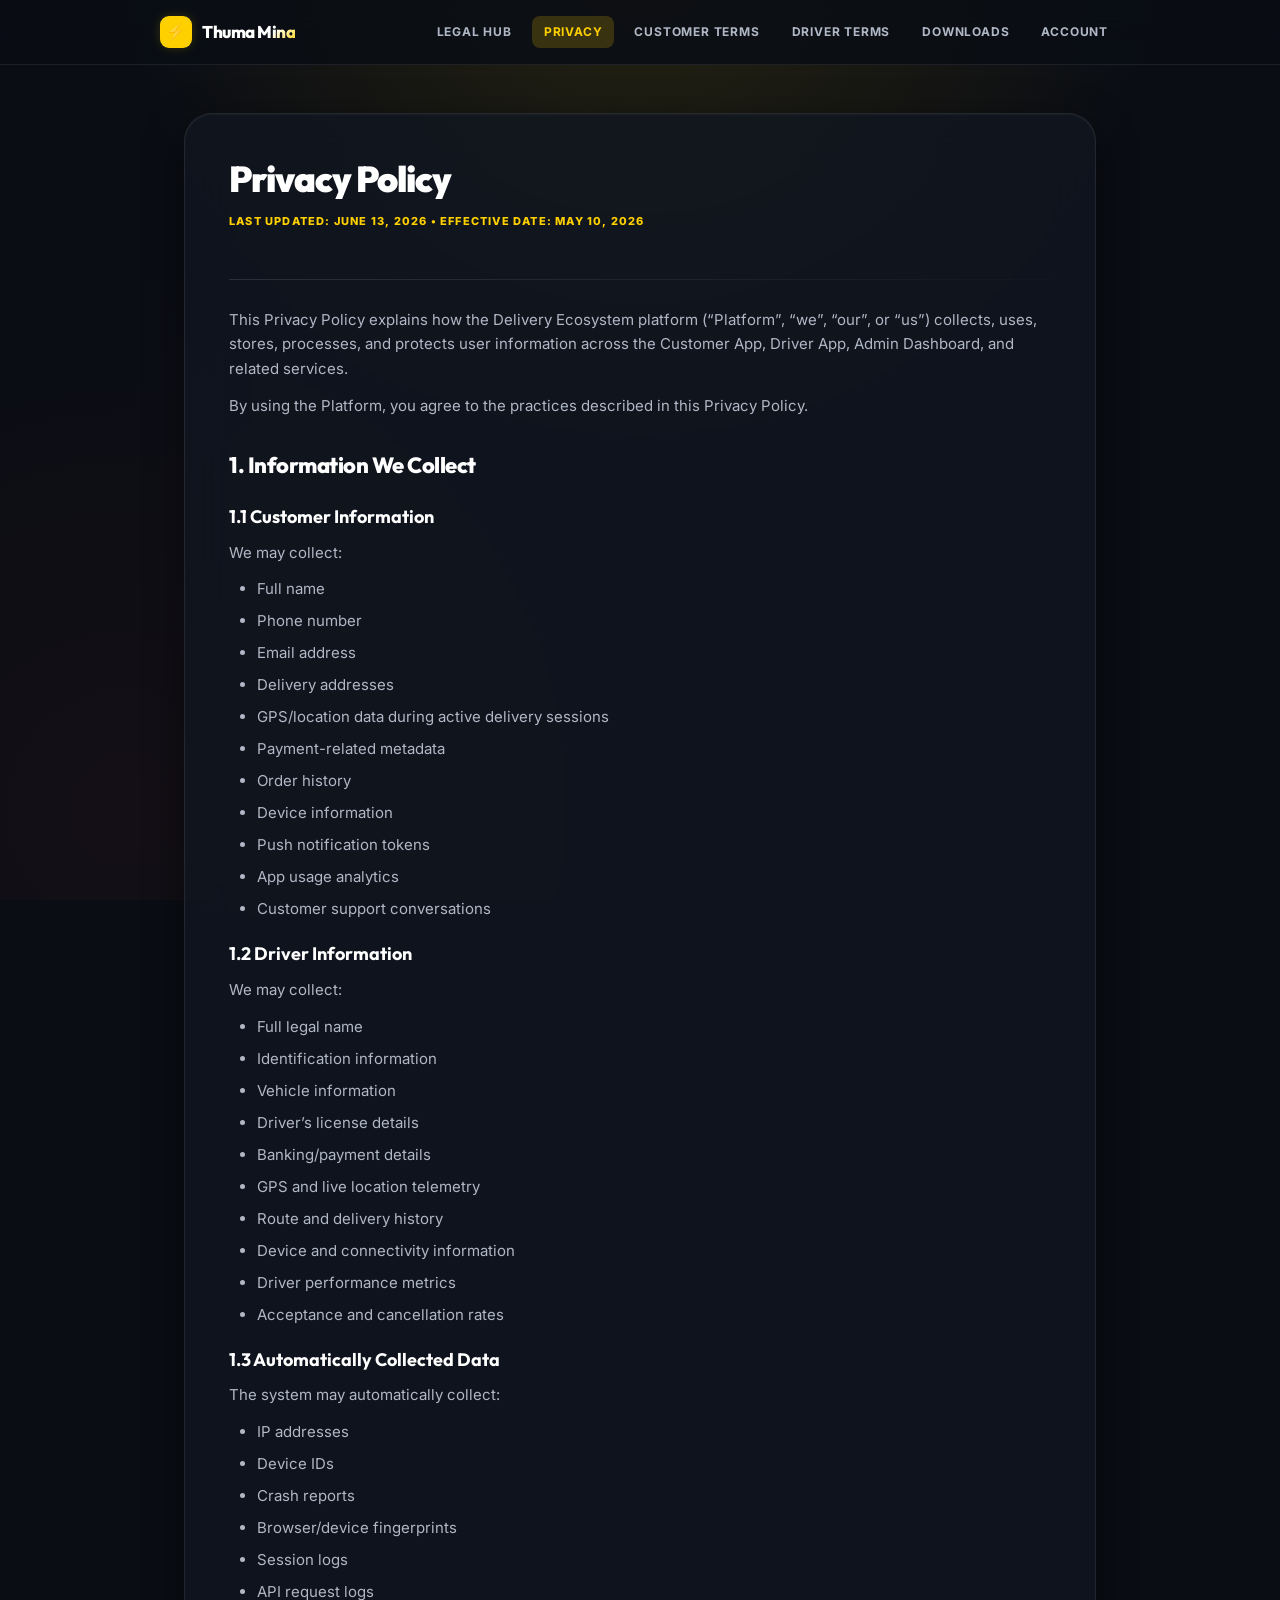
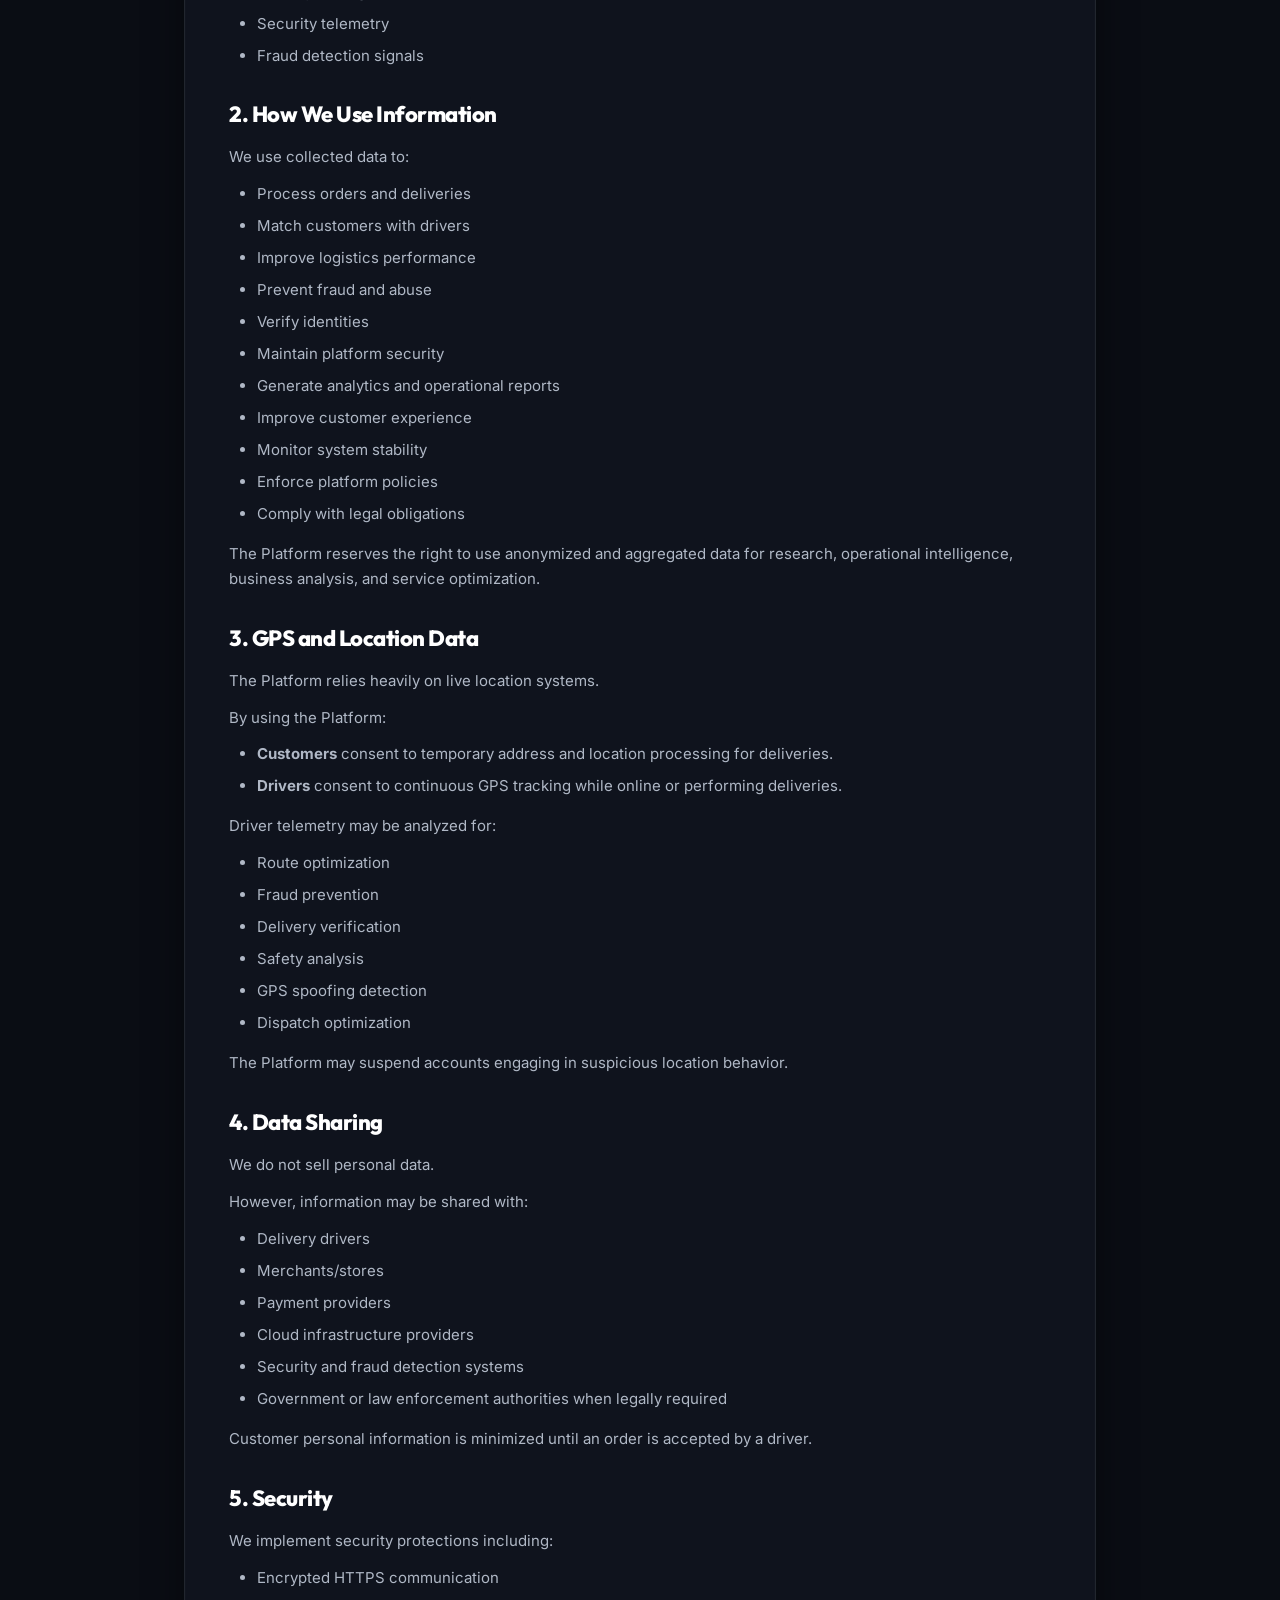
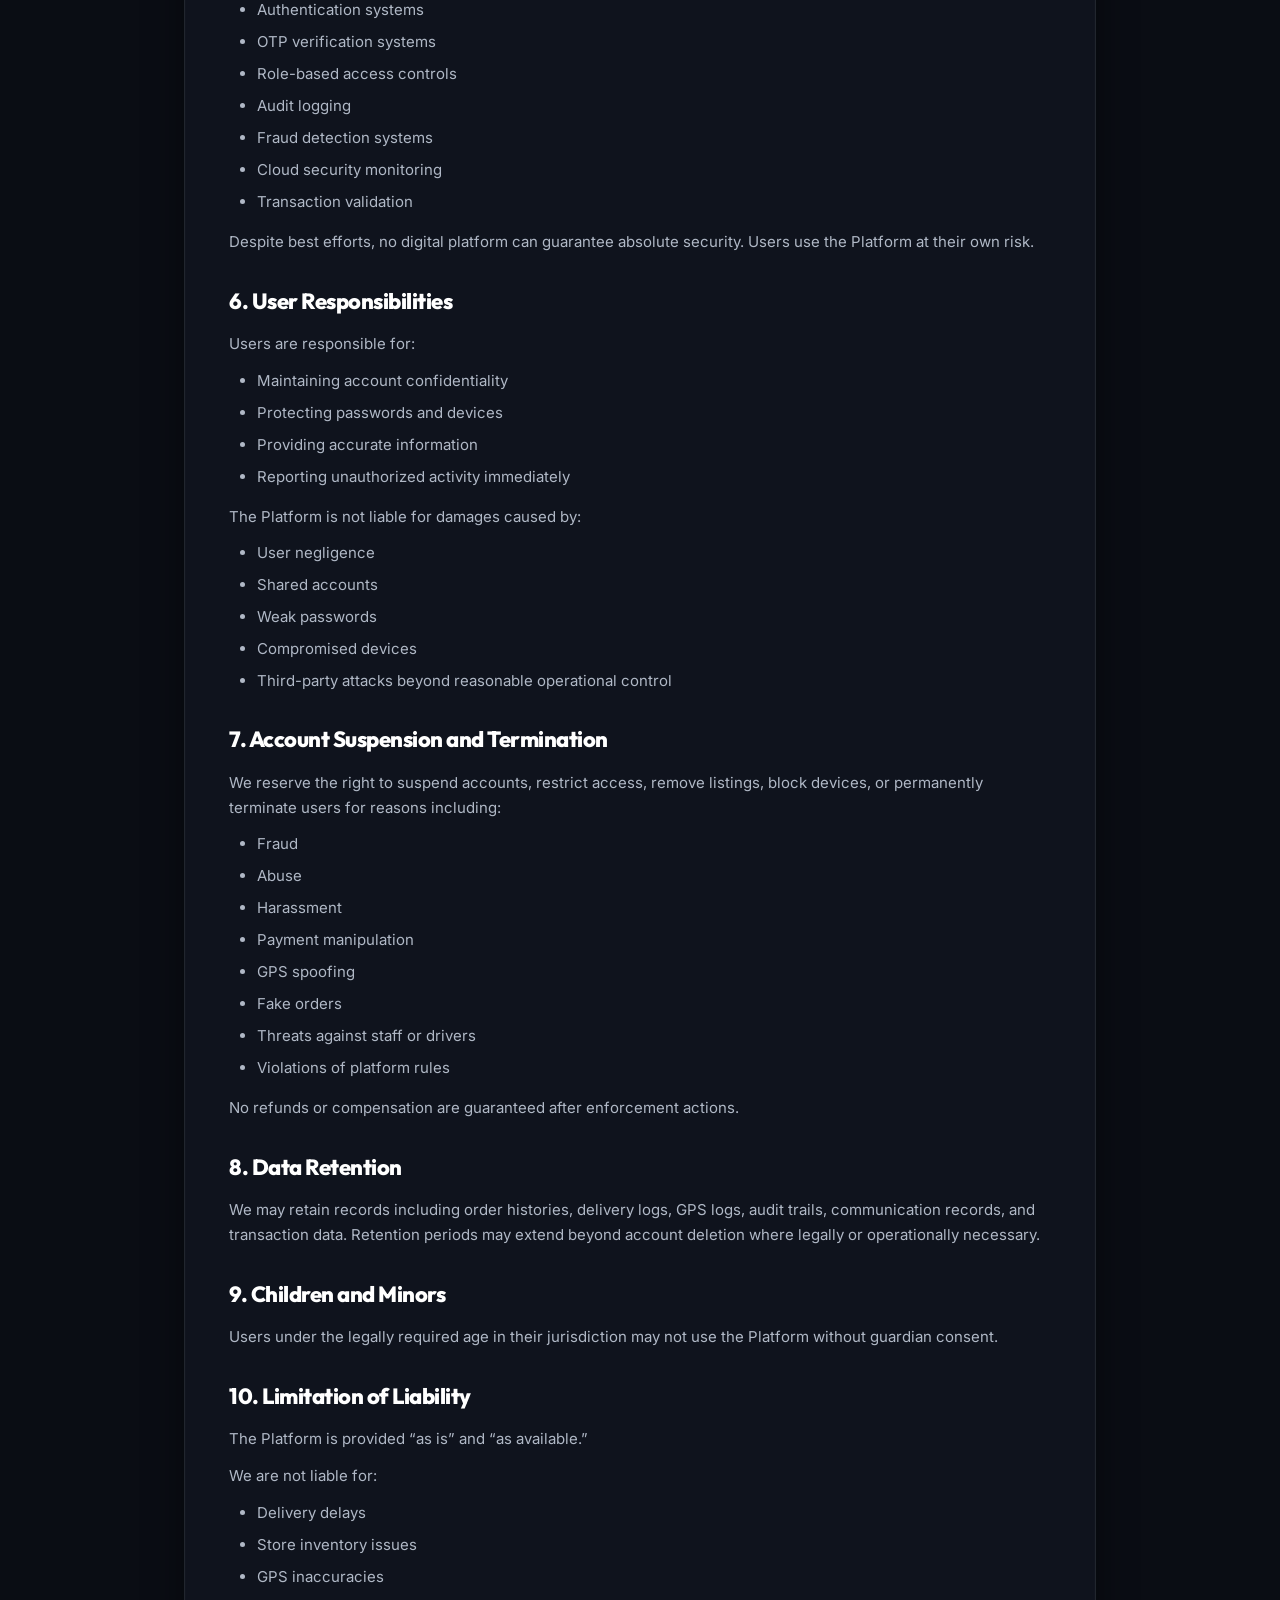
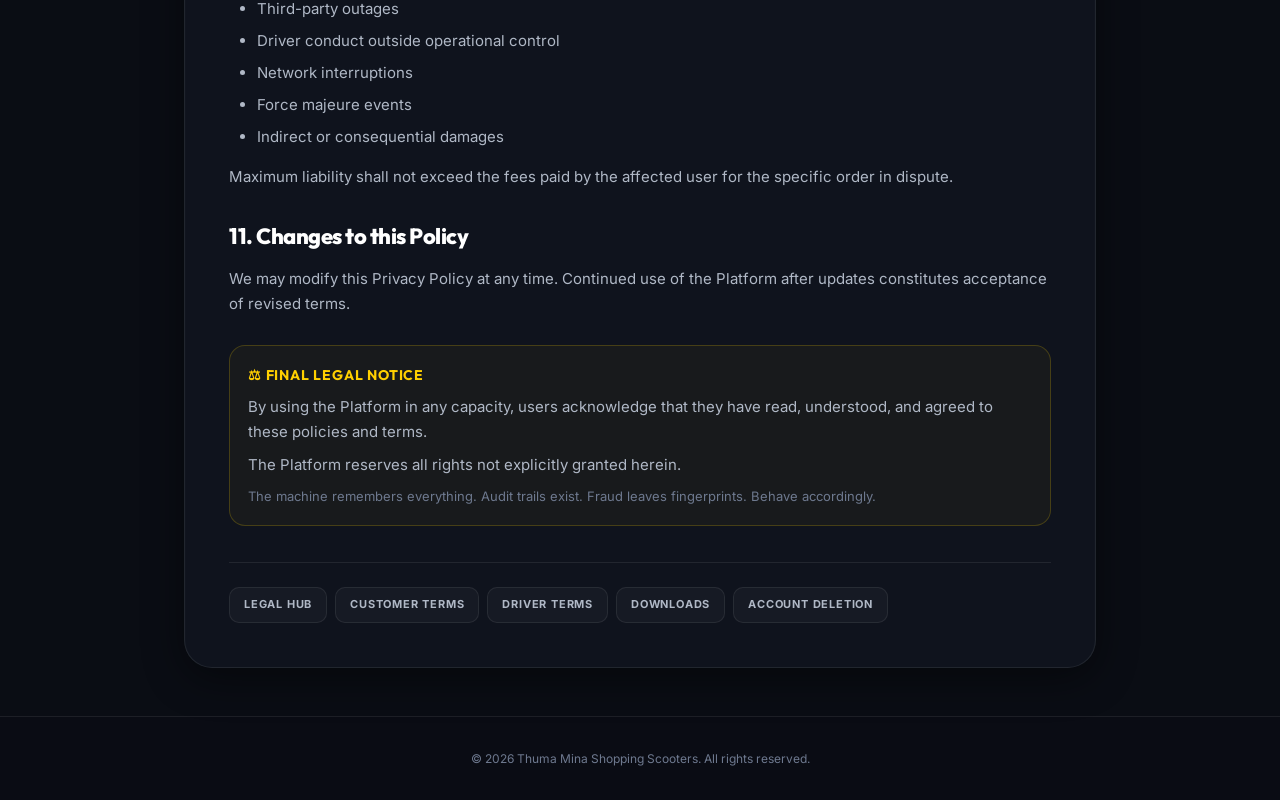
<file: legal/privacy.html>
<!DOCTYPE html>
<html lang="en">
<head>
    <meta charset="UTF-8">
    <meta name="viewport" content="width=device-width, initial-scale=1.0">
    <title>Privacy Policy | Thuma Mina</title>
    <link rel="stylesheet" href="../assets/styles.css">
    <link rel="preconnect" href="https://fonts.googleapis.com">
    <link rel="preconnect" href="https://fonts.gstatic.com" crossorigin>
    <link href="https://fonts.googleapis.com/css2?family=Outfit:wght@400;600;700;800;900&family=Inter:wght@400;500;600;700;800&display=swap" rel="stylesheet">
</head>
<body>
    <header class="site-header">
        <div class="header-inner">
            <a href="index.html" class="brand-link">
                <span class="brand-icon">&#9889;</span>
                <span class="brand-title">Thuma Mina</span>
            </a>
            <nav class="header-nav">
                <a href="index.html">Legal Hub</a>
                <a href="privacy.html" class="active">Privacy</a>
                <a href="customer-terms.html">Customer Terms</a>
                <a href="driver-terms.html">Driver Terms</a>
                <a href="downloads/applications.html">Downloads</a>
                <a href="delete-account.html">Account</a>
            </nav>
        </div>
    </header>

    <div class="container">
        <div class="policy-card">
            <h1>Privacy Policy</h1>
            <p class="last-updated">Last Updated: June 13, 2026 &bull; Effective Date: May 10, 2026</p>
            
            <div class="divider"></div>

            <div class="content" id="policy-content">
                <p>
                    This Privacy Policy explains how the Delivery Ecosystem platform (&ldquo;Platform&rdquo;, &ldquo;we&rdquo;, &ldquo;our&rdquo;, or &ldquo;us&rdquo;) collects, uses, stores, processes, and protects user information across the Customer App, Driver App, Admin Dashboard, and related services.
                </p>
                <p>
                    By using the Platform, you agree to the practices described in this Privacy Policy.
                </p>

                <h2>1. Information We Collect</h2>
                
                <h3>1.1 Customer Information</h3>
                <p>We may collect:</p>
                <ul>
                    <li>Full name</li>
                    <li>Phone number</li>
                    <li>Email address</li>
                    <li>Delivery addresses</li>
                    <li>GPS/location data during active delivery sessions</li>
                    <li>Payment-related metadata</li>
                    <li>Order history</li>
                    <li>Device information</li>
                    <li>Push notification tokens</li>
                    <li>App usage analytics</li>
                    <li>Customer support conversations</li>
                </ul>

                <h3>1.2 Driver Information</h3>
                <p>We may collect:</p>
                <ul>
                    <li>Full legal name</li>
                    <li>Identification information</li>
                    <li>Vehicle information</li>
                    <li>Driver&rsquo;s license details</li>
                    <li>Banking/payment details</li>
                    <li>GPS and live location telemetry</li>
                    <li>Route and delivery history</li>
                    <li>Device and connectivity information</li>
                    <li>Driver performance metrics</li>
                    <li>Acceptance and cancellation rates</li>
                </ul>

                <h3>1.3 Automatically Collected Data</h3>
                <p>The system may automatically collect:</p>
                <ul>
                    <li>IP addresses</li>
                    <li>Device IDs</li>
                    <li>Crash reports</li>
                    <li>Browser/device fingerprints</li>
                    <li>Session logs</li>
                    <li>API request logs</li>
                    <li>Security telemetry</li>
                    <li>Fraud detection signals</li>
                </ul>

                <h2>2. How We Use Information</h2>
                <p>We use collected data to:</p>
                <ul>
                    <li>Process orders and deliveries</li>
                    <li>Match customers with drivers</li>
                    <li>Improve logistics performance</li>
                    <li>Prevent fraud and abuse</li>
                    <li>Verify identities</li>
                    <li>Maintain platform security</li>
                    <li>Generate analytics and operational reports</li>
                    <li>Improve customer experience</li>
                    <li>Monitor system stability</li>
                    <li>Enforce platform policies</li>
                    <li>Comply with legal obligations</li>
                </ul>
                <p>
                    The Platform reserves the right to use anonymized and aggregated data for research, operational intelligence, business analysis, and service optimization.
                </p>

                <h2>3. GPS and Location Data</h2>
                <p>The Platform relies heavily on live location systems.</p>
                <p>By using the Platform:</p>
                <ul>
                    <li><strong>Customers</strong> consent to temporary address and location processing for deliveries.</li>
                    <li><strong>Drivers</strong> consent to continuous GPS tracking while online or performing deliveries.</li>
                </ul>
                <p>Driver telemetry may be analyzed for:</p>
                <ul>
                    <li>Route optimization</li>
                    <li>Fraud prevention</li>
                    <li>Delivery verification</li>
                    <li>Safety analysis</li>
                    <li>GPS spoofing detection</li>
                    <li>Dispatch optimization</li>
                </ul>
                <p>The Platform may suspend accounts engaging in suspicious location behavior.</p>

                <h2>4. Data Sharing</h2>
                <p>We do not sell personal data.</p>
                <p>However, information may be shared with:</p>
                <ul>
                    <li>Delivery drivers</li>
                    <li>Merchants/stores</li>
                    <li>Payment providers</li>
                    <li>Cloud infrastructure providers</li>
                    <li>Security and fraud detection systems</li>
                    <li>Government or law enforcement authorities when legally required</li>
                </ul>
                <p>Customer personal information is minimized until an order is accepted by a driver.</p>

                <h2>5. Security</h2>
                <p>We implement security protections including:</p>
                <ul>
                    <li>Encrypted HTTPS communication</li>
                    <li>Authentication systems</li>
                    <li>OTP verification systems</li>
                    <li>Role-based access controls</li>
                    <li>Audit logging</li>
                    <li>Fraud detection systems</li>
                    <li>Cloud security monitoring</li>
                    <li>Transaction validation</li>
                </ul>
                <p>
                    Despite best efforts, no digital platform can guarantee absolute security. Users use the Platform at their own risk.
                </p>

                <h2>6. User Responsibilities</h2>
                <p>Users are responsible for:</p>
                <ul>
                    <li>Maintaining account confidentiality</li>
                    <li>Protecting passwords and devices</li>
                    <li>Providing accurate information</li>
                    <li>Reporting unauthorized activity immediately</li>
                </ul>
                <p>The Platform is not liable for damages caused by:</p>
                <ul>
                    <li>User negligence</li>
                    <li>Shared accounts</li>
                    <li>Weak passwords</li>
                    <li>Compromised devices</li>
                    <li>Third-party attacks beyond reasonable operational control</li>
                </ul>

                <h2>7. Account Suspension and Termination</h2>
                <p>We reserve the right to suspend accounts, restrict access, remove listings, block devices, or permanently terminate users for reasons including:</p>
                <ul>
                    <li>Fraud</li>
                    <li>Abuse</li>
                    <li>Harassment</li>
                    <li>Payment manipulation</li>
                    <li>GPS spoofing</li>
                    <li>Fake orders</li>
                    <li>Threats against staff or drivers</li>
                    <li>Violations of platform rules</li>
                </ul>
                <p>No refunds or compensation are guaranteed after enforcement actions.</p>

                <h2>8. Data Retention</h2>
                <p>We may retain records including order histories, delivery logs, GPS logs, audit trails, communication records, and transaction data. Retention periods may extend beyond account deletion where legally or operationally necessary.</p>

                <h2>9. Children and Minors</h2>
                <p>Users under the legally required age in their jurisdiction may not use the Platform without guardian consent.</p>

                <h2>10. Limitation of Liability</h2>
                <p>The Platform is provided &ldquo;as is&rdquo; and &ldquo;as available.&rdquo;</p>
                <p>We are not liable for:</p>
                <ul>
                    <li>Delivery delays</li>
                    <li>Store inventory issues</li>
                    <li>GPS inaccuracies</li>
                    <li>Third-party outages</li>
                    <li>Driver conduct outside operational control</li>
                    <li>Network interruptions</li>
                    <li>Force majeure events</li>
                    <li>Indirect or consequential damages</li>
                </ul>
                <p>Maximum liability shall not exceed the fees paid by the affected user for the specific order in dispute.</p>

                <h2>11. Changes to this Policy</h2>
                <p>We may modify this Privacy Policy at any time. Continued use of the Platform after updates constitutes acceptance of revised terms.</p>

                <div class="warning-box" style="background-color: rgba(255, 208, 0, 0.04); border-color: rgba(255, 208, 0, 0.2); margin-top: 28px;">
                    <h3 style="color: var(--primary-yellow);">&#9878; Final Legal Notice</h3>
                    <p style="margin-bottom: 8px;">By using the Platform in any capacity, users acknowledge that they have read, understood, and agreed to these policies and terms.</p>
                    <p style="margin-bottom: 8px;">The Platform reserves all rights not explicitly granted herein.</p>
                    <p style="margin-bottom: 0; color: var(--text-muted); font-size: 13px;">The machine remembers everything. Audit trails exist. Fraud leaves fingerprints. Behave accordingly.</p>
                </div>
            </div>

            <div class="nav-links">
                <a href="index.html">Legal Hub</a>
                <a href="customer-terms.html">Customer Terms</a>
                <a href="driver-terms.html">Driver Terms</a>
                <a href="downloads/applications.html">Downloads</a>
                <a href="delete-account.html">Account Deletion</a>
            </div>
        </div>
    </div>

    <footer>
        &copy; 2026 Thuma Mina Shopping Scooters. All rights reserved.
    </footer>
</body>
</html>
</file>
<file: assets/styles.css>
@import url('https://fonts.googleapis.com/css2?family=Outfit:wght@400;500;600;700;800;900&family=Inter:wght@400;500;600;700;800&display=swap');

:root {
    --primary-yellow: #FFD000;
    --primary-yellow-hover: #FFE033;
    --primary-yellow-glow: rgba(255, 208, 0, 0.18);
    --bg-dark: #0A0D14;
    --card-bg: rgba(17, 22, 33, 0.78);
    --card-bg-solid: #111621;
    --card-border: rgba(255, 255, 255, 0.08);
    --card-border-hover: rgba(255, 208, 0, 0.35);
    --text-primary: #FFFFFF;
    --text-secondary: #B0B8C6;
    --text-muted: #6E798F;
    --border-color: rgba(255, 255, 255, 0.08);
    --border-color-hover: rgba(255, 208, 0, 0.25);
    --alert-red: #FF453A;
    --alert-red-glow: rgba(255, 69, 58, 0.18);
    --accent-green: #34C759;
    --accent-blue: #0A84FF;
    --accent-orange: #FF9F0A;
}

*, *::before, *::after {
    margin: 0;
    padding: 0;
    box-sizing: border-box;
}

html {
    -webkit-text-size-adjust: 100%;
    scroll-behavior: smooth;
}

body {
    font-family: 'Inter', -apple-system, BlinkMacSystemFont, 'Segoe UI', Roboto, Helvetica, Arial, sans-serif;
    background-color: var(--bg-dark);
    background-image: 
        radial-gradient(circle at 50% -10%, rgba(255, 208, 0, 0.12), transparent 45%),
        radial-gradient(circle at 10% 90%, rgba(255, 69, 58, 0.04), transparent 40%);
    background-attachment: fixed;
    color: var(--text-primary);
    line-height: 1.6;
    display: flex;
    flex-direction: column;
    min-height: 100vh;
    overflow-x: hidden;
    width: 100%;
}

/* Custom Scrollbar */
::-webkit-scrollbar {
    width: 6px;
    height: 6px;
}
::-webkit-scrollbar-track {
    background: var(--bg-dark);
}
::-webkit-scrollbar-thumb {
    background: rgba(255, 255, 255, 0.15);
    border-radius: 4px;
}
::-webkit-scrollbar-thumb:hover {
    background: var(--primary-yellow);
}

/* Header & Global Brand Bar */
.site-header {
    width: 100%;
    padding: 16px 20px;
    background: rgba(10, 13, 20, 0.85);
    backdrop-filter: blur(16px);
    -webkit-backdrop-filter: blur(16px);
    border-bottom: 1px solid var(--border-color);
    position: sticky;
    top: 0;
    z-index: 100;
}

.header-inner {
    max-width: 960px;
    margin: 0 auto;
    display: flex;
    align-items: center;
    justify-content: space-between;
    gap: 16px;
}

.brand-link {
    display: inline-flex;
    align-items: center;
    gap: 10px;
    text-decoration: none;
    color: var(--text-primary);
    font-family: 'Outfit', sans-serif;
    font-weight: 800;
    font-size: 17px;
    letter-spacing: -0.5px;
}

.brand-icon {
    width: 32px;
    height: 32px;
    border-radius: 9px;
    background: var(--primary-yellow);
    color: #000;
    display: flex;
    align-items: center;
    justify-content: center;
    font-size: 16px;
    font-weight: 900;
    box-shadow: 0 0 12px var(--primary-yellow-glow);
}

.brand-title {
    background: linear-gradient(135deg, #fff 70%, var(--primary-yellow));
    -webkit-background-clip: text;
    -webkit-text-fill-color: transparent;
}

.header-nav {
    display: flex;
    align-items: center;
    gap: 8px;
    flex-wrap: wrap;
}

.header-nav a {
    text-decoration: none;
    font-size: 12px;
    font-weight: 700;
    text-transform: uppercase;
    letter-spacing: 0.8px;
    color: var(--text-secondary);
    padding: 6px 12px;
    border-radius: 8px;
    transition: all 0.2s ease;
}

.header-nav a:hover, .header-nav a.active {
    color: var(--primary-yellow);
    background: var(--primary-yellow-glow);
}

/* Layout Container */
.container {
    max-width: 960px;
    margin: clamp(20px, 4vw, 48px) auto;
    padding: 0 clamp(14px, 3vw, 24px);
    flex-grow: 1;
    width: 100%;
}

/* Primary Card Container */
.policy-card {
    background: var(--card-bg);
    backdrop-filter: blur(24px);
    -webkit-backdrop-filter: blur(24px);
    border-radius: clamp(16px, 3vw, 28px);
    padding: clamp(20px, 4vw, 44px);
    border: 1px solid var(--border-color);
    box-shadow: 
        0 10px 40px rgba(0, 0, 0, 0.45),
        0 1px 2px rgba(255, 255, 255, 0.05) inset;
    width: 100%;
    overflow: hidden;
}

/* Typography */
h1 {
    font-family: 'Outfit', sans-serif;
    font-size: clamp(24px, 5.5vw, 36px);
    font-weight: 900;
    line-height: 1.15;
    margin-bottom: 8px;
    letter-spacing: -1px;
    background: linear-gradient(135deg, #ffffff 65%, var(--primary-yellow));
    -webkit-background-clip: text;
    -webkit-text-fill-color: transparent;
    word-break: break-word;
}

h2 {
    font-family: 'Outfit', sans-serif;
    font-size: clamp(18px, 4vw, 22px);
    font-weight: 800;
    color: var(--text-primary);
    margin: 28px 0 12px;
    letter-spacing: -0.5px;
}

h3 {
    font-family: 'Outfit', sans-serif;
    font-size: clamp(15px, 3vw, 18px);
    font-weight: 700;
    color: var(--text-primary);
    margin: 18px 0 8px;
}

p {
    font-size: clamp(14px, 2vw, 15px);
    color: var(--text-secondary);
    line-height: 1.65;
    margin-bottom: 14px;
    word-break: break-word;
}

.last-updated {
    font-size: 11px;
    color: var(--primary-yellow);
    font-weight: 800;
    text-transform: uppercase;
    letter-spacing: 1.2px;
    margin-bottom: 20px;
    display: inline-block;
}

.divider {
    height: 1px;
    background: linear-gradient(90deg, rgba(255, 255, 255, 0.12) 0%, rgba(255, 255, 255, 0.01) 100%);
    margin: clamp(18px, 3vw, 28px) 0;
    width: 100%;
}

/* Policy Content Formatting */
.content {
    font-size: clamp(14px, 1.8vw, 15px);
    color: var(--text-secondary);
    line-height: 1.7;
    word-break: break-word;
    overflow-wrap: break-word;
}

.content p {
    margin-bottom: 12px;
}

.content ol, .content ul {
    margin: 12px 0 16px 20px;
    padding-left: 8px;
}

.content li {
    margin-bottom: 8px;
    line-height: 1.6;
}

/* Home Grid & Hub Cards */
.home-grid {
    display: grid;
    grid-template-columns: repeat(auto-fit, minmax(min(100%, 250px), 1fr));
    gap: 16px;
    margin-top: 24px;
    width: 100%;
}

.home-card {
    background: rgba(255, 255, 255, 0.02);
    border: 1px solid var(--border-color);
    border-radius: 18px;
    padding: 24px;
    text-decoration: none;
    transition: all 0.25s cubic-bezier(0.16, 1, 0.3, 1);
    display: flex;
    flex-direction: column;
    justify-content: flex-start;
    min-height: 130px;
}

.home-card:hover {
    border-color: var(--primary-yellow);
    background: rgba(255, 208, 0, 0.03);
    box-shadow: 0 8px 24px rgba(0, 0, 0, 0.35), 0 0 12px var(--primary-yellow-glow);
    transform: translateY(-3px);
}

.home-card h2 {
    color: var(--primary-yellow);
    font-size: 18px;
    margin: 0 0 8px;
    font-weight: 800;
}

.home-card p {
    color: var(--text-secondary);
    font-size: 13.5px;
    margin: 0;
    line-height: 1.5;
}

/* Download Centre App Cards */
.app-grid {
    display: flex;
    flex-direction: column;
    gap: 20px;
    margin-top: 24px;
    width: 100%;
}

.app-card {
    background: rgba(255, 255, 255, 0.02);
    border-radius: 20px;
    border: 1px solid var(--border-color);
    padding: clamp(20px, 3vw, 28px);
    display: flex;
    align-items: center;
    gap: 20px;
    transition: all 0.25s ease;
    width: 100%;
}

.app-card:hover {
    border-color: rgba(255, 208, 0, 0.3);
    box-shadow: 0 8px 24px rgba(0, 0, 0, 0.35);
}

.app-icon {
    width: 58px;
    height: 58px;
    border-radius: 16px;
    background: var(--primary-yellow-glow);
    border: 1px solid rgba(255, 208, 0, 0.3);
    display: flex;
    align-items: center;
    justify-content: center;
    font-size: 26px;
    flex-shrink: 0;
}

.app-info {
    flex: 1;
    min-width: 0;
}

.app-info h3 {
    margin: 4px 0 6px;
    font-size: 19px;
    font-weight: 800;
    color: var(--text-primary);
}

.app-info p {
    margin: 0;
    font-size: 13.5px;
    line-height: 1.5;
}

.badge-row {
    display: flex;
    gap: 8px;
    flex-wrap: wrap;
    align-items: center;
    margin-bottom: 6px;
}

.app-badge {
    display: inline-flex;
    align-items: center;
    font-size: 10px;
    font-weight: 800;
    text-transform: uppercase;
    letter-spacing: 0.8px;
    padding: 3px 8px;
    border-radius: 6px;
}

.app-badge.available {
    background: rgba(52, 199, 89, 0.12);
    color: #34C759;
    border: 1px solid rgba(52, 199, 89, 0.25);
}

.app-badge.play-store {
    background: rgba(61, 220, 132, 0.12);
    color: #3DDC84;
    border: 1px solid rgba(61, 220, 132, 0.25);
}

.app-badge.app-store {
    background: rgba(10, 132, 255, 0.12);
    color: #0A84FF;
    border: 1px solid rgba(10, 132, 255, 0.25);
}

.app-badge.beta {
    background: rgba(255, 159, 10, 0.14);
    color: #FF9F0A;
    border: 1px solid rgba(255, 159, 10, 0.35);
}

.app-meta {
    display: grid;
    grid-template-columns: repeat(auto-fit, minmax(min(100%, 105px), 1fr));
    gap: 8px 14px;
    margin-top: 14px;
    padding-top: 14px;
    border-top: 1px solid var(--border-color);
}

.meta-item {
    display: flex;
    flex-direction: column;
    gap: 2px;
}

.meta-label {
    font-size: 9.5px;
    font-weight: 800;
    text-transform: uppercase;
    letter-spacing: 0.8px;
    color: var(--text-muted);
}

.meta-value {
    font-size: 13px;
    font-weight: 600;
    color: var(--text-primary);
    white-space: nowrap;
    overflow: hidden;
    text-overflow: ellipsis;
}

/* Action Buttons */
.app-actions {
    display: flex;
    flex-direction: column;
    gap: 10px;
    flex-shrink: 0;
}

.btn-download, .btn-play-store, .btn-app-store {
    display: inline-flex;
    align-items: center;
    justify-content: center;
    gap: 8px;
    padding: 12px 20px;
    min-height: 44px;
    border-radius: 12px;
    font-family: 'Outfit', sans-serif;
    font-size: 12px;
    font-weight: 800;
    text-transform: uppercase;
    letter-spacing: 0.8px;
    text-decoration: none;
    white-space: nowrap;
    cursor: pointer;
    transition: all 0.2s cubic-bezier(0.16, 1, 0.3, 1);
}

.btn-download {
    background: var(--primary-yellow);
    color: #000;
    border: none;
}

.btn-download:hover {
    background: var(--primary-yellow-hover);
    box-shadow: 0 4px 15px var(--primary-yellow-glow);
    transform: translateY(-2px);
}

.btn-play-store {
    background: #3DDC84;
    color: #000;
    border: none;
}

.btn-play-store:hover {
    background: #4FE0B7;
    box-shadow: 0 4px 15px rgba(61, 220, 132, 0.3);
    transform: translateY(-2px);
}

.btn-app-store {
    background: #000000;
    color: #ffffff;
    border: 1px solid rgba(255, 255, 255, 0.25);
}

.btn-app-store:hover {
    background: #16181F;
    border-color: #ffffff;
    box-shadow: 0 4px 15px rgba(255, 255, 255, 0.15);
    transform: translateY(-2px);
}

.btn-app-store.beta {
    border-color: rgba(255, 159, 10, 0.5);
    color: #FFB340;
}

.btn-app-store.beta:hover {
    border-color: #FF9F0A;
    box-shadow: 0 4px 15px rgba(255, 159, 10, 0.25);
}

/* Tabs & Forms (Delete Account) */
.tabs {
    display: flex;
    background: rgba(0, 0, 0, 0.3);
    padding: 4px;
    border-radius: 14px;
    gap: 4px;
    margin-bottom: 24px;
    border: 1px solid var(--border-color);
    width: 100%;
}

.tab-btn {
    flex: 1;
    padding: 12px 14px;
    min-height: 44px;
    background: transparent;
    border: none;
    color: var(--text-muted);
    font-family: 'Outfit', sans-serif;
    font-size: 13px;
    font-weight: 700;
    cursor: pointer;
    border-radius: 10px;
    transition: all 0.2s ease;
    text-align: center;
}

.tab-btn:hover {
    color: var(--text-primary);
}

.tab-btn.active {
    color: #000;
    background: var(--primary-yellow);
    box-shadow: 0 2px 10px var(--primary-yellow-glow);
}

.tab-content {
    display: none;
    animation: fadeIn 0.3s ease forwards;
}

.tab-content.active {
    display: block;
}

@keyframes fadeIn {
    from { opacity: 0; transform: translateY(6px); }
    to { opacity: 1; transform: translateY(0); }
}

.form-group {
    margin-bottom: 18px;
}

label {
    display: block;
    font-size: 11px;
    font-weight: 800;
    color: var(--text-muted);
    margin-bottom: 6px;
    text-transform: uppercase;
    letter-spacing: 1px;
}

input[type="email"],
input[type="password"],
input[type="text"],
select,
textarea {
    width: 100%;
    padding: 14px 16px;
    min-height: 48px;
    border-radius: 12px;
    background-color: rgba(0, 0, 0, 0.3);
    border: 1px solid var(--border-color);
    color: var(--text-primary);
    font-family: inherit;
    font-size: 16px; /* Prevents auto-zoom in iOS Safari */
    transition: all 0.2s ease;
}

input[type="email"]:focus,
input[type="password"]:focus,
input[type="text"]:focus,
select:focus,
textarea:focus {
    outline: none;
    border-color: var(--primary-yellow);
    background-color: rgba(255, 208, 0, 0.02);
    box-shadow: 0 0 0 3px var(--primary-yellow-glow);
}

textarea {
    resize: vertical;
    min-height: 100px;
}

select {
    appearance: none;
    background-image: url("data:image/svg+xml;utf8,<svg fill='%23FFD000' height='24' viewBox='0 0 24 24' width='24' xmlns='http://www.w3.org/2000/svg'><path d='M7 10l5 5 5-5z'/></svg>");
    background-repeat: no-repeat;
    background-position: right 14px center;
    cursor: pointer;
}

.warning-box {
    background-color: rgba(255, 69, 58, 0.05);
    border: 1px solid rgba(255, 69, 58, 0.2);
    border-radius: 16px;
    padding: 18px;
    margin-bottom: 24px;
}

.warning-box h3 {
    color: var(--alert-red);
    font-size: 14px;
    margin: 0 0 8px;
    text-transform: uppercase;
    letter-spacing: 0.8px;
}

.warning-box ul {
    margin-left: 18px;
    font-size: 13.5px;
    color: var(--text-secondary);
}

.warning-box li {
    margin-bottom: 6px;
}

.btn-delete {
    width: 100%;
    background-color: var(--alert-red);
    color: white;
    border: none;
    padding: 15px;
    min-height: 48px;
    border-radius: 14px;
    font-family: 'Outfit', sans-serif;
    font-size: 13px;
    font-weight: 800;
    text-transform: uppercase;
    letter-spacing: 1.2px;
    cursor: pointer;
    box-shadow: 0 4px 15px rgba(255, 69, 58, 0.25);
    transition: all 0.2s ease;
}

.btn-delete:hover {
    background-color: #E0352A;
    box-shadow: 0 6px 20px rgba(255, 69, 58, 0.35);
    transform: translateY(-2px);
}

.btn-delete:active {
    transform: translateY(0);
}

.status-message {
    padding: 14px 18px;
    border-radius: 12px;
    margin-top: 20px;
    font-size: 14px;
    font-weight: 600;
    display: none;
}

.status-message.success {
    background: rgba(52, 199, 89, 0.12);
    border: 1px solid rgba(52, 199, 89, 0.3);
    color: #34C759;
    display: block;
}

.status-message.error {
    background: rgba(255, 69, 58, 0.12);
    border: 1px solid rgba(255, 69, 58, 0.3);
    color: #FF453A;
    display: block;
}

/* Nav Links Pill Bar */
.nav-links {
    margin-top: 36px;
    display: flex;
    flex-wrap: wrap;
    gap: 8px;
    border-top: 1px solid var(--border-color);
    padding-top: 24px;
}

.nav-links a {
    color: var(--text-secondary);
    background: rgba(255, 255, 255, 0.03);
    border: 1px solid var(--border-color);
    text-decoration: none;
    font-size: 11px;
    font-weight: 700;
    text-transform: uppercase;
    letter-spacing: 0.8px;
    padding: 8px 14px;
    border-radius: 10px;
    transition: all 0.2s ease;
}

.nav-links a:hover {
    color: var(--primary-yellow);
    border-color: var(--primary-yellow);
    background: var(--primary-yellow-glow);
}

/* Footer */
footer {
    padding: 32px 20px;
    text-align: center;
    font-size: 12px;
    color: var(--text-muted);
    border-top: 1px solid var(--border-color);
    background: rgba(10, 13, 20, 0.6);
    margin-top: auto;
}

/* Mobile & Tablet Responsive Engine */
@media (max-width: 768px) {
    .header-nav {
        display: none; /* Hide header text links on mobile; bottom nav-links remain prominent */
    }
    
    .app-card {
        flex-direction: column;
        align-items: stretch;
        text-align: left;
        gap: 16px;
    }
    
    .app-icon {
        width: 48px;
        height: 48px;
        font-size: 22px;
    }
    
    .app-actions {
        width: 100%;
        flex-direction: column;
    }
    
    .app-actions .btn-download,
    .app-actions .btn-play-store,
    .app-actions .btn-app-store {
        width: 100%;
        justify-content: center;
    }

    .home-grid {
        grid-template-columns: 1fr;
    }
}

@media (max-width: 480px) {
    .policy-card {
        padding: 20px 16px;
        border-radius: 16px;
    }
    
    .app-meta {
        grid-template-columns: 1fr 1fr;
    }

    .tabs {
        flex-direction: column;
    }
    
    .nav-links {
        justify-content: stretch;
    }
    
    .nav-links a {
        flex: 1 1 calc(50% - 8px);
        text-align: center;
    }
}
</file>
